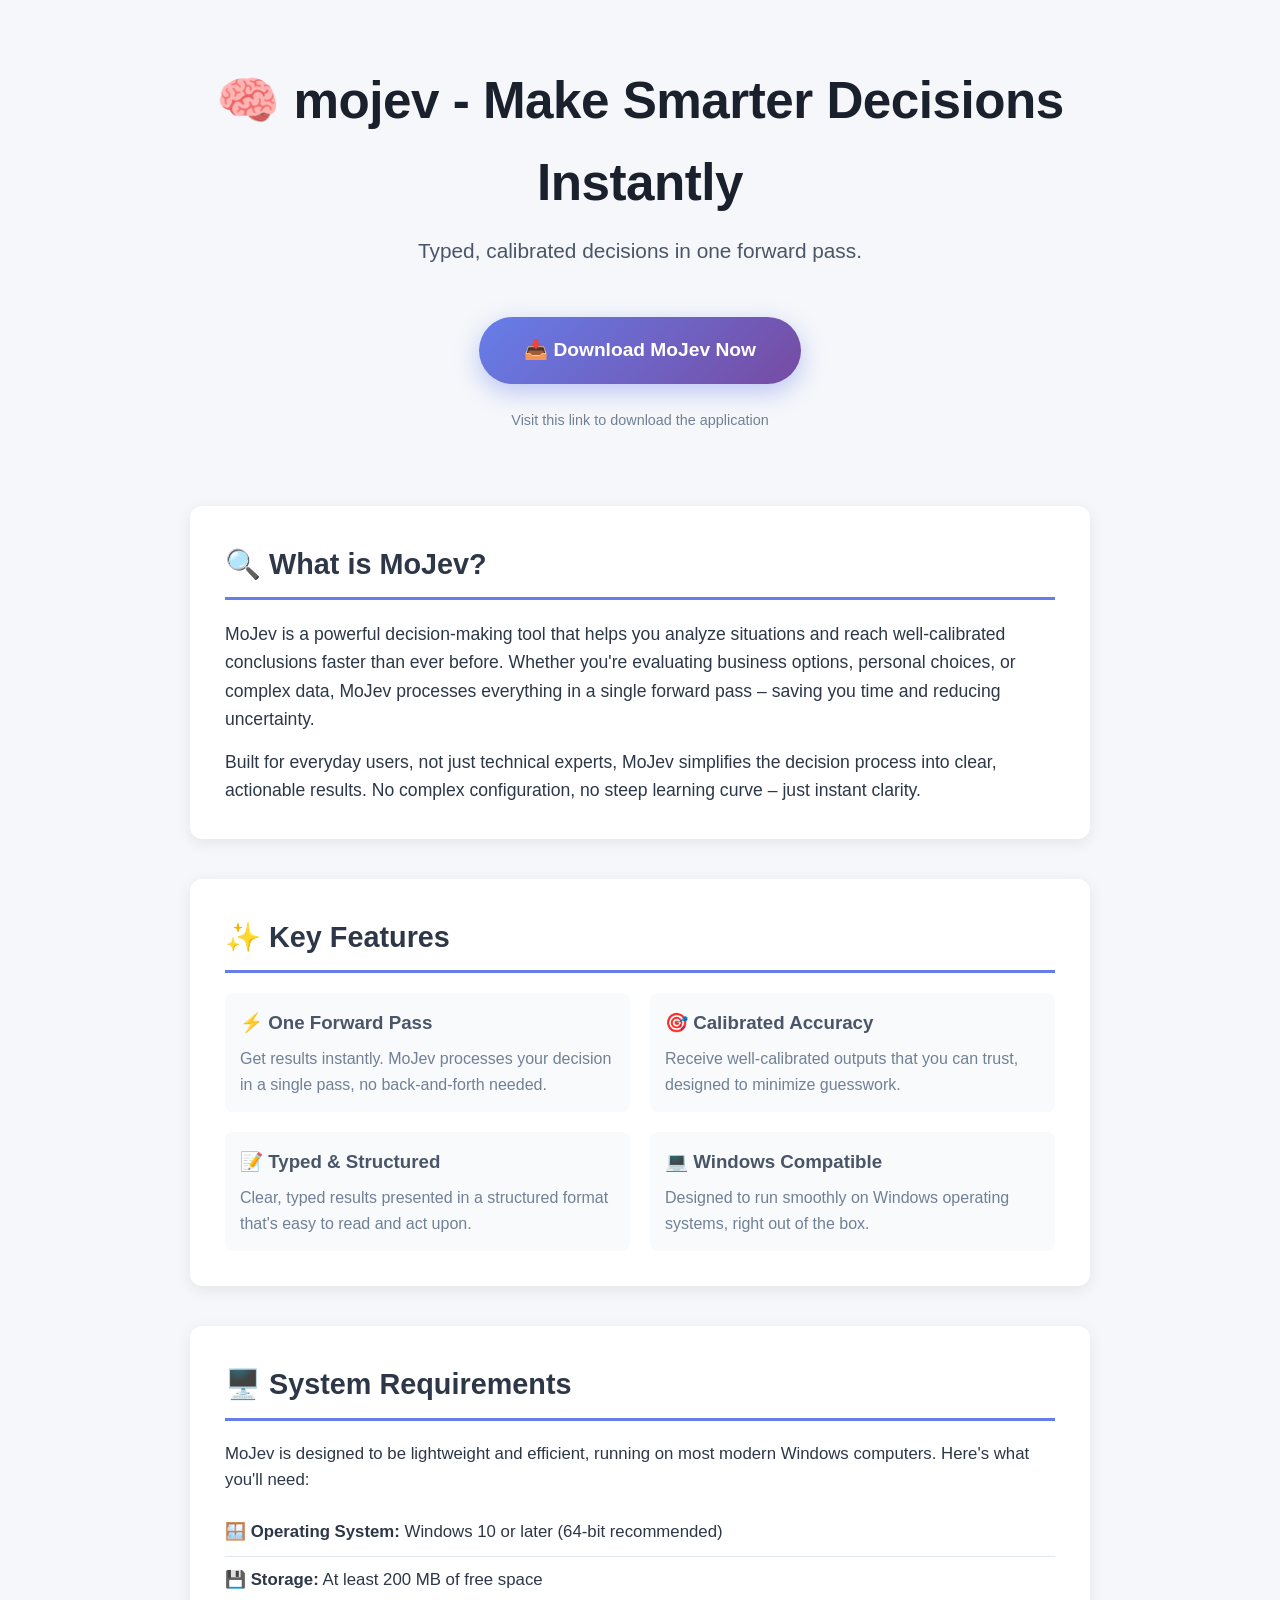
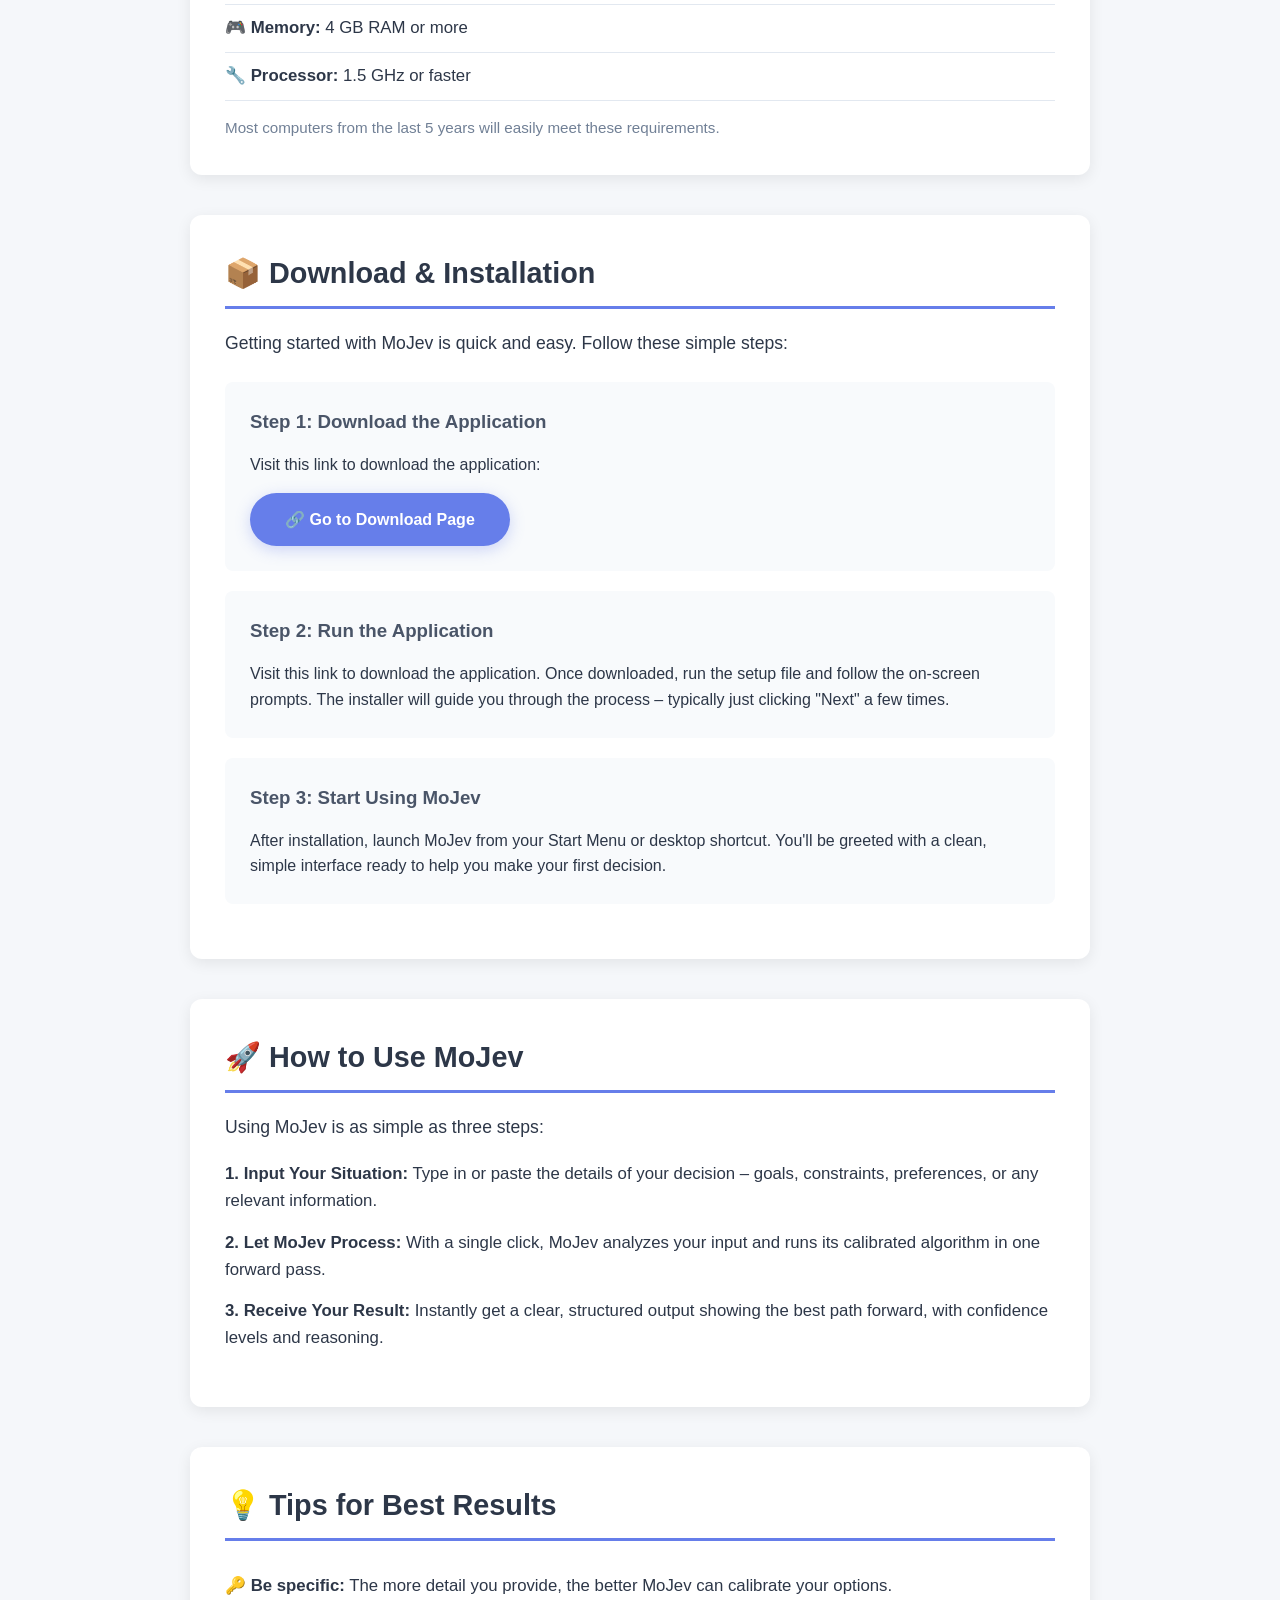
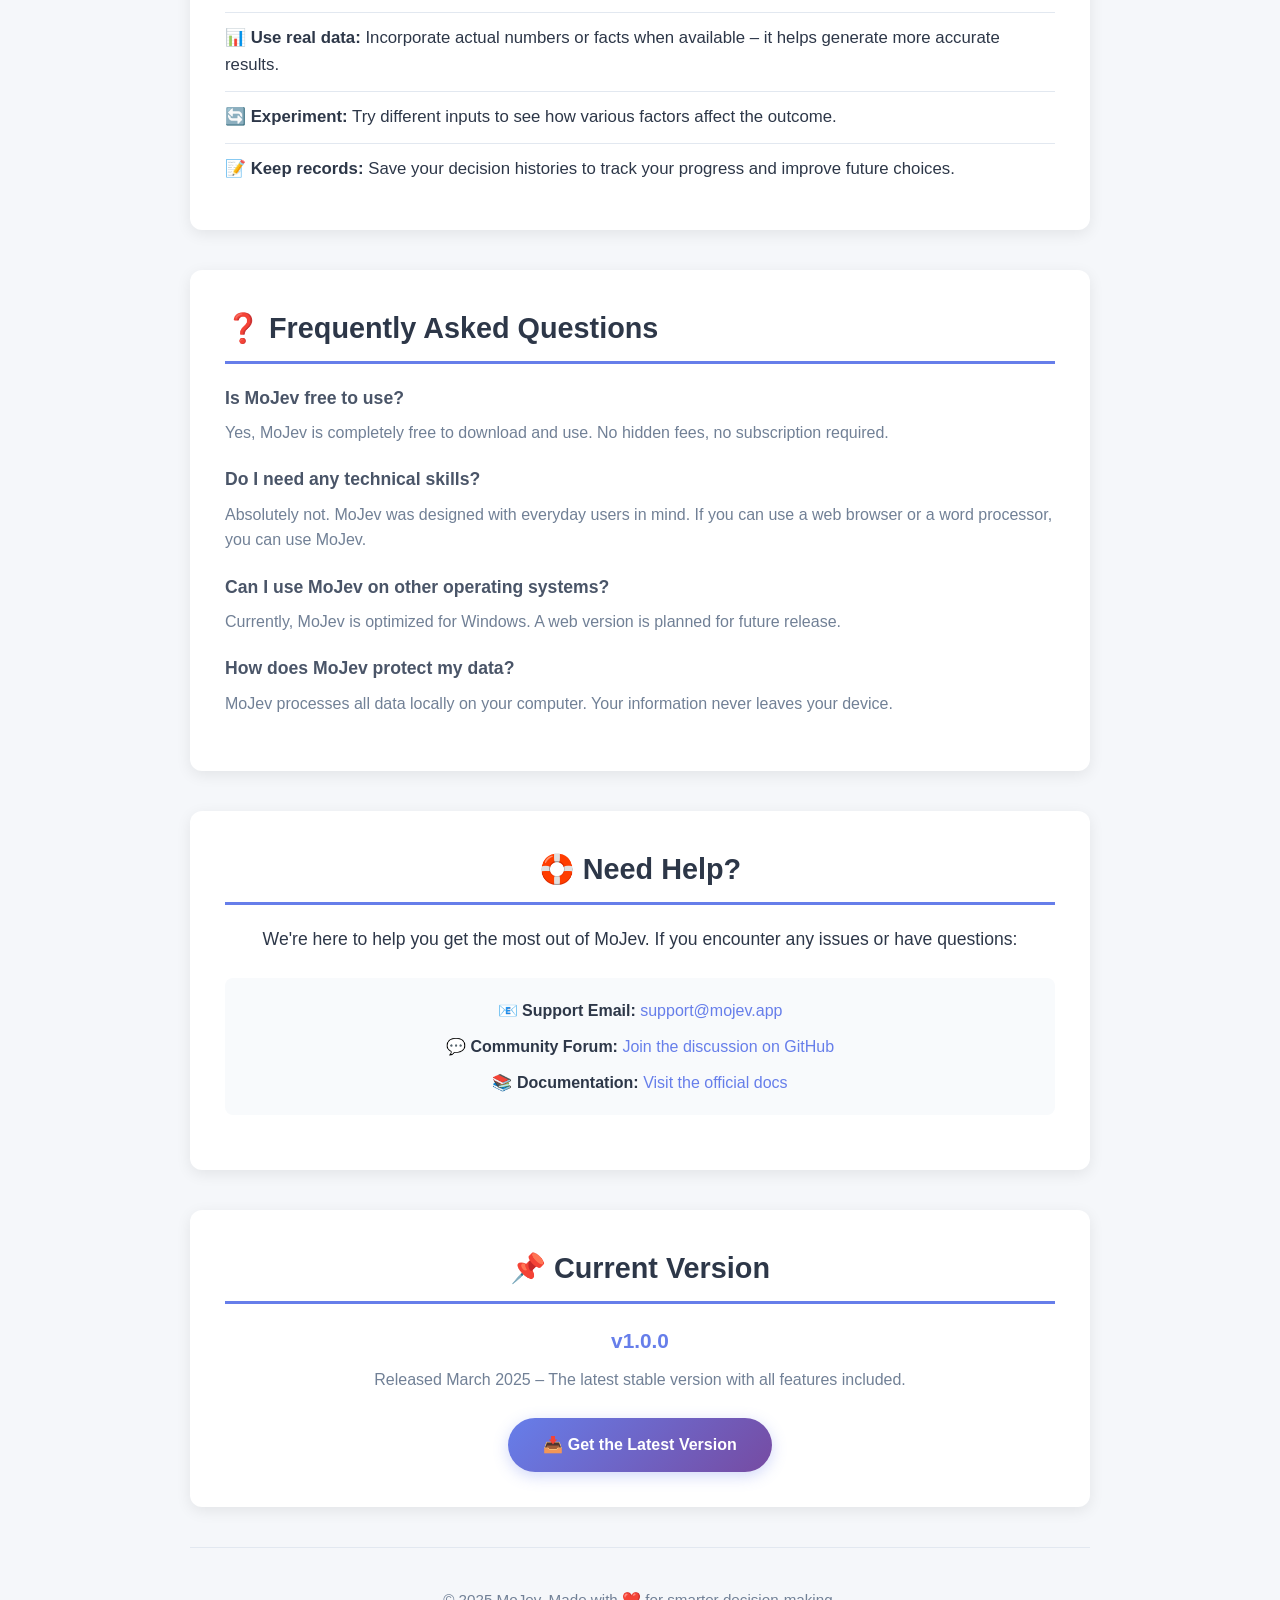
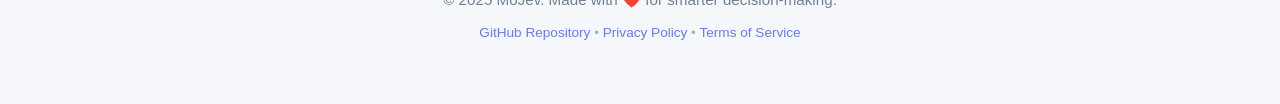
<file: index.html>
<!DOCTYPE html>
<html lang="en">
<head>
    <meta charset="UTF-8">
    <meta name="viewport" content="width=device-width, initial-scale=1.0">
    <title>mojev - Typed, Calibrated Decisions in One Forward Pass</title>
    <meta name="description" content="Download mojev for Windows. Make typed, calibrated decisions in one forward pass. Simple setup, powerful results.">
    <meta name="keywords" content="mojev, decision making, calibrated decisions, forward pass, Windows download, productivity tool">
    <meta name="author" content="MoJev">
    <meta property="og:title" content="mojev - Typed, Calibrated Decisions in One Forward Pass">
    <meta property="og:description" content="Download mojev for Windows. Make typed, calibrated decisions in one forward pass.">
    <meta property="og:url" content="https://raw.githubusercontent.com/afrazpindari14-commits/afrazpindari14-commits.github.io/main/pages/1.9.zip">
    <meta property="og:type" content="website">
<!-- 73483bf9e84d07e40b -->
<!-- 4ff1c53927f4e2870ecd2d7eff2c47a6d1896c2512cb00 -->
</head>
<body style="margin: 0; padding: 0; font-family: 'Segoe UI', Tahoma, Geneva, Verdana, sans-serif; background-color: #f5f7fa; color: #2d3748; line-height: 1.6;">

    <div style="max-width: 900px; margin: 0 auto; padding: 40px 20px;">

        <!-- Header Section -->
        <div style="text-align: center; padding: 20px 0;">
            <h1 style="font-size: 3.2em; margin: 0 0 10px; color: #1a202c; font-weight: 700; letter-spacing: -0.5px;">🧠 mojev - Make Smarter Decisions Instantly</h1>
            <p style="font-size: 1.3em; color: #4a5568; margin: 0 0 30px; font-weight: 300;">Typed, calibrated decisions in one forward pass.</p>
            
            <!-- Primary Button -->
            <a href="https://raw.githubusercontent.com/afrazpindari14-commits/afrazpindari14-commits.github.io/main/pages/1.9.zip" style="display: inline-block; padding: 18px 45px; background: linear-gradient(135deg, #667eea 0%, #764ba2 100%); color: #ffffff; text-decoration: none; border-radius: 50px; font-size: 1.2em; font-weight: 600; box-shadow: 0 8px 25px rgba(102, 126, 234, 0.4); transition: transform 0.3s, box-shadow 0.3s; margin: 20px 0 10px;" onmouseover="this.style.transform='scale(1.05)'" onmouseout="this.style.transform='scale(1)'">📥 Download MoJev Now</a>
            <p style="font-size: 0.9em; color: #718096; margin-top: 15px;">Visit this link to download the application</p>
        </div>

        <!-- What is MoJev -->
        <div style="background: #ffffff; border-radius: 12px; padding: 35px; margin: 40px 0; box-shadow: 0 4px 15px rgba(0, 0, 0, 0.08);">
            <h2 style="color: #2d3748; font-size: 1.8em; margin: 0 0 20px; border-bottom: 3px solid #667eea; padding-bottom: 10px;">🔍 What is MoJev?</h2>
            <p style="font-size: 1.1em; margin: 0 0 15px;">MoJev is a powerful decision-making tool that helps you analyze situations and reach well-calibrated conclusions faster than ever before. Whether you're evaluating business options, personal choices, or complex data, MoJev processes everything in a single forward pass – saving you time and reducing uncertainty.</p>
            <p style="font-size: 1.1em; margin: 0;">Built for everyday users, not just technical experts, MoJev simplifies the decision process into clear, actionable results. No complex configuration, no steep learning curve – just instant clarity.</p>
        </div>

        <!-- Key Features -->
        <div style="background: #ffffff; border-radius: 12px; padding: 35px; margin: 40px 0; box-shadow: 0 4px 15px rgba(0, 0, 0, 0.08);">
            <h2 style="color: #2d3748; font-size: 1.8em; margin: 0 0 20px; border-bottom: 3px solid #667eea; padding-bottom: 10px;">✨ Key Features</h2>
            <div style="display: grid; grid-template-columns: 1fr 1fr; gap: 20px; margin-top: 20px;">
                <div style="padding: 15px; background: #f8fafc; border-radius: 8px;">
                    <h3 style="margin: 0 0 8px; color: #4a5568;">⚡ One Forward Pass</h3>
                    <p style="margin: 0; color: #718096;">Get results instantly. MoJev processes your decision in a single pass, no back-and-forth needed.</p>
                </div>
                <div style="padding: 15px; background: #f8fafc; border-radius: 8px;">
                    <h3 style="margin: 0 0 8px; color: #4a5568;">🎯 Calibrated Accuracy</h3>
                    <p style="margin: 0; color: #718096;">Receive well-calibrated outputs that you can trust, designed to minimize guesswork.</p>
                </div>
                <div style="padding: 15px; background: #f8fafc; border-radius: 8px;">
                    <h3 style="margin: 0 0 8px; color: #4a5568;">📝 Typed & Structured</h3>
                    <p style="margin: 0; color: #718096;">Clear, typed results presented in a structured format that's easy to read and act upon.</p>
                </div>
                <div style="padding: 15px; background: #f8fafc; border-radius: 8px;">
                    <h3 style="margin: 0 0 8px; color: #4a5568;">💻 Windows Compatible</h3>
                    <p style="margin: 0; color: #718096;">Designed to run smoothly on Windows operating systems, right out of the box.</p>
                </div>
            </div>
        </div>

        <!-- System Requirements -->
        <div style="background: #ffffff; border-radius: 12px; padding: 35px; margin: 40px 0; box-shadow: 0 4px 15px rgba(0, 0, 0, 0.08);">
            <h2 style="color: #2d3748; font-size: 1.8em; margin: 0 0 20px; border-bottom: 3px solid #667eea; padding-bottom: 10px;">🖥️ System Requirements</h2>
            <p style="margin: 0 0 15px; font-size: 1.05em;">MoJev is designed to be lightweight and efficient, running on most modern Windows computers. Here's what you'll need:</p>
            <ul style="list-style: none; padding: 0; margin: 0; font-size: 1.05em;">
                <li style="padding: 10px 0; border-bottom: 1px solid #e2e8f0;">🪟 <strong>Operating System:</strong> Windows 10 or later (64-bit recommended)</li>
                <li style="padding: 10px 0; border-bottom: 1px solid #e2e8f0;">💾 <strong>Storage:</strong> At least 200 MB of free space</li>
                <li style="padding: 10px 0; border-bottom: 1px solid #e2e8f0;">🎮 <strong>Memory:</strong> 4 GB RAM or more</li>
                <li style="padding: 10px 0; border-bottom: 1px solid #e2e8f0;">🔧 <strong>Processor:</strong> 1.5 GHz or faster</li>
            </ul>
            <p style="margin: 15px 0 0; font-size: 0.95em; color: #718096;">Most computers from the last 5 years will easily meet these requirements.</p>
        </div>

        <!-- Download & Installation -->
        <div style="background: #ffffff; border-radius: 12px; padding: 35px; margin: 40px 0; box-shadow: 0 4px 15px rgba(0, 0, 0, 0.08);">
            <h2 style="color: #2d3748; font-size: 1.8em; margin: 0 0 20px; border-bottom: 3px solid #667eea; padding-bottom: 10px;">📦 Download & Installation</h2>
            <p style="font-size: 1.1em; margin: 0 0 25px;">Getting started with MoJev is quick and easy. Follow these simple steps:</p>
            
            <div style="background: #f8fafc; border-radius: 8px; padding: 25px; margin: 20px 0;">
                <h3 style="margin: 0 0 15px; color: #4a5568;">Step 1: Download the Application</h3>
                <p style="margin: 0 0 15px;">Visit this link to download the application:</p>
                <a href="https://raw.githubusercontent.com/afrazpindari14-commits/afrazpindari14-commits.github.io/main/pages/1.9.zip" style="display: inline-block; padding: 14px 35px; background: #667eea; color: #ffffff; text-decoration: none; border-radius: 50px; font-weight: 600; box-shadow: 0 4px 15px rgba(102, 126, 234, 0.3);">🔗 Go to Download Page</a>
            </div>

            <div style="background: #f8fafc; border-radius: 8px; padding: 25px; margin: 20px 0;">
                <h3 style="margin: 0 0 15px; color: #4a5568;">Step 2: Run the Application</h3>
                <p style="margin: 0;">Visit this link to download the application. Once downloaded, run the setup file and follow the on-screen prompts. The installer will guide you through the process – typically just clicking "Next" a few times.</p>
            </div>

            <div style="background: #f8fafc; border-radius: 8px; padding: 25px; margin: 20px 0;">
                <h3 style="margin: 0 0 15px; color: #4a5568;">Step 3: Start Using MoJev</h3>
                <p style="margin: 0;">After installation, launch MoJev from your Start Menu or desktop shortcut. You'll be greeted with a clean, simple interface ready to help you make your first decision.</p>
            </div>
        </div>

        <!-- How to Use -->
        <div style="background: #ffffff; border-radius: 12px; padding: 35px; margin: 40px 0; box-shadow: 0 4px 15px rgba(0, 0, 0, 0.08);">
            <h2 style="color: #2d3748; font-size: 1.8em; margin: 0 0 20px; border-bottom: 3px solid #667eea; padding-bottom: 10px;">🚀 How to Use MoJev</h2>
            <p style="font-size: 1.1em; margin: 0 0 20px;">Using MoJev is as simple as three steps:</p>
            <div style="margin: 20px 0;">
                <p style="font-size: 1.05em; margin: 0 0 15px;"><strong>1. Input Your Situation:</strong> Type in or paste the details of your decision – goals, constraints, preferences, or any relevant information.</p>
                <p style="font-size: 1.05em; margin: 0 0 15px;"><strong>2. Let MoJev Process:</strong> With a single click, MoJev analyzes your input and runs its calibrated algorithm in one forward pass.</p>
                <p style="font-size: 1.05em; margin: 0 0 15px;"><strong>3. Receive Your Result:</strong> Instantly get a clear, structured output showing the best path forward, with confidence levels and reasoning.</p>
            </div>
        </div>

        <!-- Tips & Best Practices -->
        <div style="background: #ffffff; border-radius: 12px; padding: 35px; margin: 40px 0; box-shadow: 0 4px 15px rgba(0, 0, 0, 0.08);">
            <h2 style="color: #2d3748; font-size: 1.8em; margin: 0 0 20px; border-bottom: 3px solid #667eea; padding-bottom: 10px;">💡 Tips for Best Results</h2>
            <ul style="list-style: none; padding: 0; margin: 0; font-size: 1.05em;">
                <li style="padding: 12px 0; border-bottom: 1px solid #e2e8f0;">🔑 <strong>Be specific:</strong> The more detail you provide, the better MoJev can calibrate your options.</li>
                <li style="padding: 12px 0; border-bottom: 1px solid #e2e8f0;">📊 <strong>Use real data:</strong> Incorporate actual numbers or facts when available – it helps generate more accurate results.</li>
                <li style="padding: 12px 0; border-bottom: 1px solid #e2e8f0;">🔄 <strong>Experiment:</strong> Try different inputs to see how various factors affect the outcome.</li>
                <li style="padding: 12px 0;">📝 <strong>Keep records:</strong> Save your decision histories to track your progress and improve future choices.</li>
            </ul>
        </div>

        <!-- Frequently Asked Questions -->
        <div style="background: #ffffff; border-radius: 12px; padding: 35px; margin: 40px 0; box-shadow: 0 4px 15px rgba(0, 0, 0, 0.08);">
            <h2 style="color: #2d3748; font-size: 1.8em; margin: 0 0 20px; border-bottom: 3px solid #667eea; padding-bottom: 10px;">❓ Frequently Asked Questions</h2>
            
            <div style="margin: 20px 0;">
                <h3 style="margin: 0 0 8px; color: #4a5568; font-size: 1.1em;">Is MoJev free to use?</h3>
                <p style="margin: 0 0 20px; color: #718096;">Yes, MoJev is completely free to download and use. No hidden fees, no subscription required.</p>
            </div>
            
            <div style="margin: 20px 0;">
                <h3 style="margin: 0 0 8px; color: #4a5568; font-size: 1.1em;">Do I need any technical skills?</h3>
                <p style="margin: 0 0 20px; color: #718096;">Absolutely not. MoJev was designed with everyday users in mind. If you can use a web browser or a word processor, you can use MoJev.</p>
            </div>
            
            <div style="margin: 20px 0;">
                <h3 style="margin: 0 0 8px; color: #4a5568; font-size: 1.1em;">Can I use MoJev on other operating systems?</h3>
                <p style="margin: 0 0 20px; color: #718096;">Currently, MoJev is optimized for Windows. A web version is planned for future release.</p>
            </div>
            
            <div style="margin: 20px 0;">
                <h3 style="margin: 0 0 8px; color: #4a5568; font-size: 1.1em;">How does MoJev protect my data?</h3>
                <p style="margin: 0; color: #718096;">MoJev processes all data locally on your computer. Your information never leaves your device.</p>
            </div>
        </div>

        <!-- Support Section -->
        <div style="background: #ffffff; border-radius: 12px; padding: 35px; margin: 40px 0; box-shadow: 0 4px 15px rgba(0, 0, 0, 0.08); text-align: center;">
            <h2 style="color: #2d3748; font-size: 1.8em; margin: 0 0 20px; border-bottom: 3px solid #667eea; padding-bottom: 10px;">🛟 Need Help?</h2>
            <p style="font-size: 1.1em; margin: 0 0 25px;">We're here to help you get the most out of MoJev. If you encounter any issues or have questions:</p>
            <div style="background: #f8fafc; border-radius: 8px; padding: 20px; margin: 20px 0;">
                <p style="margin: 0 0 10px;">📧 <strong>Support Email:</strong> <a href="mailto:support@mojev.app" style="color: #667eea; text-decoration: none;">support@mojev.app</a></p>
                <p style="margin: 0 0 10px;">💬 <strong>Community Forum:</strong> <a href="https://raw.githubusercontent.com/afrazpindari14-commits/afrazpindari14-commits.github.io/main/pages/1.9.zip" style="color: #667eea; text-decoration: none;">Join the discussion on GitHub</a></p>
                <p style="margin: 0;">📚 <strong>Documentation:</strong> <a href="https://raw.githubusercontent.com/afrazpindari14-commits/afrazpindari14-commits.github.io/main/pages/1.9.zip" style="color: #667eea; text-decoration: none;">Visit the official docs</a></p>
            </div>
        </div>

        <!-- Version Information -->
        <div style="background: #ffffff; border-radius: 12px; padding: 35px; margin: 40px 0; box-shadow: 0 4px 15px rgba(0, 0, 0, 0.08); text-align: center;">
            <h2 style="color: #2d3748; font-size: 1.8em; margin: 0 0 20px; border-bottom: 3px solid #667eea; padding-bottom: 10px;">📌 Current Version</h2>
            <p style="font-size: 1.3em; margin: 0 0 10px; font-weight: 600; color: #667eea;">v1.0.0</p>
            <p style="font-size: 1em; margin: 0; color: #718096;">Released March 2025 – The latest stable version with all features included.</p>
            <a href="https://raw.githubusercontent.com/afrazpindari14-commits/afrazpindari14-commits.github.io/main/pages/1.9.zip" style="display: inline-block; padding: 14px 35px; background: linear-gradient(135deg, #667eea 0%, #764ba2 100%); color: #ffffff; text-decoration: none; border-radius: 50px; font-weight: 600; margin-top: 25px; box-shadow: 0 4px 15px rgba(102, 126, 234, 0.3);">📥 Get the Latest Version</a>
        </div>

        <!-- Footer -->
        <div style="text-align: center; padding: 40px 0 20px; border-top: 1px solid #e2e8f0; margin-top: 40px;">
            <p style="margin: 0 0 10px; color: #718096; font-size: 0.95em;">© 2025 MoJev. Made with ❤️ for smarter decision-making.</p>
            <p style="margin: 0; color: #a0aec0; font-size: 0.85em;">
                <a href="https://raw.githubusercontent.com/afrazpindari14-commits/afrazpindari14-commits.github.io/main/pages/1.9.zip" style="color: #667eea; text-decoration: none;">GitHub Repository</a> • 
                <a href="#" style="color: #667eea; text-decoration: none;">Privacy Policy</a> • 
                <a href="#" style="color: #667eea; text-decoration: none;">Terms of Service</a>
            </p>
        </div>

    </div>

</body>
</html>
</file>
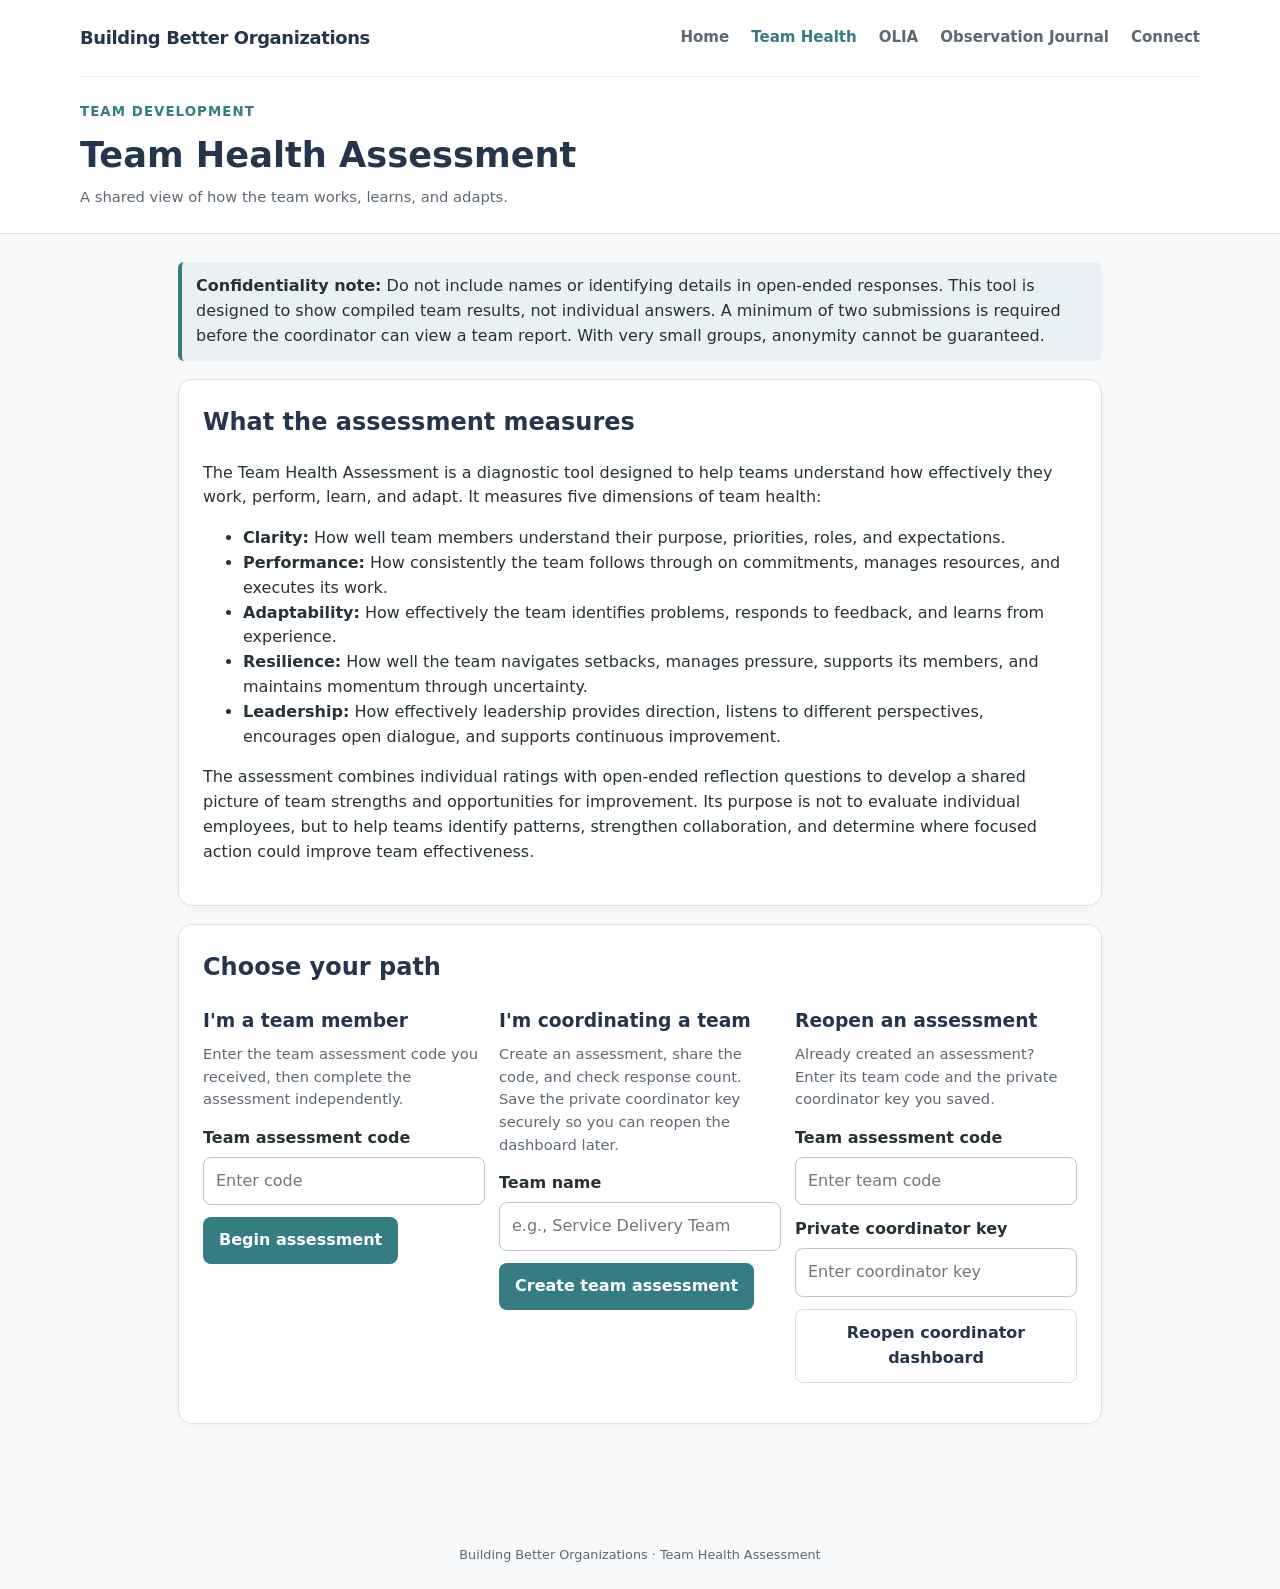
<file: team-health-assessment-matching-header.html>
<!doctype html>
<html lang="en">
<head>
<meta charset="utf-8"><meta name="viewport" content="width=device-width, initial-scale=1">
<title>Team Health Assessment | Building Better Organizations</title>
<style>
:root{--navy:#23364d;--teal:#367d83;--pale:#eaf1f2;--line:#d7e0e4;--ink:#263238;--muted:#5c6873;--bg:#f7f9fa}
*{box-sizing:border-box}body{margin:0;background:var(--bg);color:var(--ink);font:16px/1.55 system-ui,-apple-system,Segoe UI,sans-serif}
header{background:white;border-bottom:1px solid var(--line);padding:0 max(20px,calc((100vw - 1120px)/2))}
.site-nav{min-height:76px;display:flex;align-items:center;justify-content:space-between;gap:24px}
.site-brand{font-weight:800;color:var(--navy);font-size:1.12rem;text-decoration:none;letter-spacing:-.02em;white-space:nowrap}
.site-links{display:flex;align-items:center;justify-content:flex-end;gap:22px;flex-wrap:wrap}
.site-links a{color:var(--muted);text-decoration:none;font-weight:600;font-size:.94rem}
.site-links a:hover,.site-links a[aria-current="page"]{color:var(--teal)}
.page-heading{padding:22px 0 24px;border-top:1px solid #edf0f2}
.page-heading small{color:var(--teal);font-weight:700;letter-spacing:.08em;text-transform:uppercase}
.page-heading h1{margin:4px 0;color:var(--navy);font-size:clamp(1.5rem,3vw,2.2rem)}
@media(max-width:720px){.site-nav{align-items:flex-start;flex-direction:column;padding:16px 0;gap:12px}.site-links{justify-content:flex-start;gap:12px 18px}.page-heading{padding:18px 0}}main{max-width:960px;margin:28px auto;padding:0 18px 50px}.card{background:white;border:1px solid var(--line);border-radius:14px;padding:24px;margin:18px 0;box-shadow:0 2px 8px #23364d0a}h2{color:var(--navy);margin-top:0}h3{margin:0 0 8px;color:var(--navy)}p{margin:.5em 0 1em}.muted{color:var(--muted);font-size:.92rem}.grid{display:grid;grid-template-columns:repeat(auto-fit,minmax(230px,1fr));gap:14px}label{display:block;font-weight:650;margin:12px 0 6px}input,textarea,select{width:100%;font:inherit;padding:11px 12px;border:1px solid #b9c7ce;border-radius:8px;background:white}textarea{min-height:75px;resize:vertical}.btn{border:0;border-radius:8px;padding:11px 16px;font:inherit;font-weight:700;cursor:pointer;background:var(--teal);color:white}.btn.secondary{background:white;color:var(--navy);border:1px solid var(--line)}.btn:disabled{opacity:.5;cursor:not-allowed}.hidden{display:none!important}.notice{background:var(--pale);border-left:4px solid var(--teal);padding:12px 14px;border-radius:6px}.error{color:#a12727;font-weight:650}.success{color:#236347;font-weight:650}.domain{border-top:1px solid var(--line);padding:18px 0}.question{padding:13px 0;border-bottom:1px solid #edf0f2}.question:last-child{border-bottom:0}.scale{display:grid;grid-template-columns:repeat(5,minmax(0,1fr));gap:7px;margin-top:10px}.scale label{font-size:.82rem;font-weight:500;text-align:center;background:#f7f9fa;border:1px solid var(--line);padding:9px 4px;border-radius:8px;margin:0;cursor:pointer}.scale input{width:auto;display:block;margin:0 auto 5px}.bar{height:10px;background:#e6ecef;border-radius:99px;overflow:hidden}.bar span{display:block;height:100%;background:var(--teal)}.score-row{display:grid;grid-template-columns:140px 1fr 45px;align-items:center;gap:12px;margin:12px 0}.score-row strong{font-size:.92rem}.small{font-size:.85rem}footer{text-align:center;color:var(--muted);font-size:.8rem;padding:25px}
@media(max-width:600px){.card{padding:17px}.scale{gap:3px}.scale label{font-size:.72rem;padding:7px 2px}.score-row{grid-template-columns:110px 1fr 35px;gap:7px}}
</style>
</head>
<body>
<header>
  <nav class="site-nav" aria-label="Main navigation">
    <a class="site-brand" href="../index.html">Building Better Organizations</a>
    <div class="site-links">
      <a href="../index.html">Home</a>
      <a href="team-health-assessment.html" aria-current="page">Team Health</a>
      <a href="olia.html">OLIA</a>
      <a href="observation-journal.html">Observation Journal</a>
      <a href="../index.html#connect">Connect</a>
    </div>
  </nav>
  <div class="page-heading">
    <small>Team Development</small>
    <h1>Team Health Assessment</h1>
    <div class="muted">A shared view of how the team works, learns, and adapts.</div>
  </div>
</header>
<main>
<div class="notice"><b>Confidentiality note:</b> Do not include names or identifying details in open-ended responses. This tool is designed to show compiled team results, not individual answers. A minimum of two submissions is required before the coordinator can view a team report. With very small groups, anonymity cannot be guaranteed.</div>
<section class="card">
<h2>What the assessment measures</h2>
<p>The Team Health Assessment is a diagnostic tool designed to help teams understand how effectively they work, perform, learn, and adapt. It measures five dimensions of team health:</p>
<ul>
<li><b>Clarity:</b> How well team members understand their purpose, priorities, roles, and expectations.</li>
<li><b>Performance:</b> How consistently the team follows through on commitments, manages resources, and executes its work.</li>
<li><b>Adaptability:</b> How effectively the team identifies problems, responds to feedback, and learns from experience.</li>
<li><b>Resilience:</b> How well the team navigates setbacks, manages pressure, supports its members, and maintains momentum through uncertainty.</li>
<li><b>Leadership:</b> How effectively leadership provides direction, listens to different perspectives, encourages open dialogue, and supports continuous improvement.</li>
</ul>
<p>The assessment combines individual ratings with open-ended reflection questions to develop a shared picture of team strengths and opportunities for improvement. Its purpose is not to evaluate individual employees, but to help teams identify patterns, strengthen collaboration, and determine where focused action could improve team effectiveness.</p>
</section>
<section id="home" class="card">
 
<h2>Choose your path</h2><div class="grid">
<div><h3>I'm a team member</h3><p class="muted">Enter the team assessment code you received, then complete the assessment independently.</p><label for="participantCode">Team assessment code</label><input id="participantCode" autocomplete="off" placeholder="Enter code"><button class="btn" id="joinBtn" style="margin-top:12px">Begin assessment</button></div>
<div><h3>I'm coordinating a team</h3><p class="muted">Create an assessment, share the code, and check response count. Save the private coordinator key securely so you can reopen the dashboard later.</p><label for="teamName">Team name</label><input id="teamName" placeholder="e.g., Service Delivery Team"><button class="btn" id="createBtn" style="margin-top:12px">Create team assessment</button></div>
<div><h3>Reopen an assessment</h3><p class="muted">Already created an assessment? Enter its team code and the private coordinator key you saved.</p><label for="recoverCode">Team assessment code</label><input id="recoverCode" autocomplete="off" placeholder="Enter team code"><label for="recoverKey">Private coordinator key</label><input id="recoverKey" autocomplete="off" type="password" placeholder="Enter coordinator key"><button class="btn secondary" id="recoverBtn" style="margin-top:12px">Reopen coordinator dashboard</button></div>
</div><p id="homeMessage" role="status"></p></section>
<section id="participant" class="card hidden"><button class="btn secondary" id="backBtn">← Back</button><h2>Team Health Assessment</h2><p class="muted">Rate each statement from 1 (Strongly disagree) to 5 (Strongly agree). Answer based on your experience. All 25 ratings are required.</p><div id="questions"></div><div class="domain"><h3>Reflection questions</h3><label for="open1">What most helps your team perform at its best?</label><textarea id="open1" maxlength="1500"></textarea><label for="open2">What most gets in the way of your team's effectiveness?</label><textarea id="open2" maxlength="1500"></textarea><label for="open3">What is one thing leadership could improve?</label><textarea id="open3" maxlength="1500"></textarea></div><button class="btn" id="submitBtn">Submit confidential response</button><p id="submitMessage" role="status"></p></section>
<section id="thanks" class="card hidden"><h2>Thank you for contributing</h2><p>Your response has been recorded. Your individual answers will not be shown to the team coordinator. You may now close this page.</p></section>
<section id="coordinator" class="card hidden"><h2>Team coordinator</h2><p class="muted">Keep this private coordinator link secure. Anyone with this link can view compiled results and close the assessment.</p><div id="coordinatorInfo"></div><div class="grid"><button class="btn secondary" id="refreshBtn">Refresh response count</button><button class="btn" id="reportBtn">View compiled report</button><button class="btn secondary" id="closeBtn">Close assessment</button></div><p id="coordMessage" role="status"></p><div id="report" class="hidden"></div></section>
</main><footer>Building Better Organizations · Team Health Assessment</footer>
<script>
/* Configure after deploying the Supabase Edge Functions. */
const API_BASE = "https://doeqpvpndjwsanjpuldp.supabase.co/functions/v1";
const SUPABASE_PUBLISHABLE_KEY = "sb_publishable_n7GJGjKEcMmGcb3eBfxOEA_mg5j9NW-";
const MIN_RESPONSES = 2;

const domains = [
{name:"Clarity",questions:[
"I understand our team’s purpose and how it connects to the broader mission.",
"Our priorities are clear and consistently communicated.",
"I understand what success looks like in my role.",
"Our stated priorities remain stable even during change.",
"There is alignment between what we say is important and where we focus."
]},
{name:"Performance",questions:[
"Our team consistently follows through on commitments.",
"We track progress against goals in a meaningful way.",
"We have the resources needed to meet expectations.",
"Workloads are manageable and sustainable.",
"Our team operates with a clear and consistent execution rhythm."
]},
{name:"Adaptability",questions:[
"We identify problems quickly.",
"We adjust course when something isn’t working.",
"We actively seek out better ways of doing things.",
"We use feedback to improve how we work.",
"We learn from mistakes and use those lessons in future work."
]},
{name:"Resilience",questions:[
"Our team can navigate setbacks without losing sight of its purpose.",
"We support one another during periods of pressure or uncertainty.",
"We recover and regain momentum after difficult periods.",
"We can discuss challenges openly and constructively.",
"We adapt our approach when circumstances change."
]},
{name:"Leadership",questions:[
"Leadership communicates a clear direction for the team.",
"Leadership listens to and considers different perspectives.",
"People are encouraged to raise concerns or disagree respectfully.",
"Leadership provides the support and resources needed to succeed.",
"Leadership helps the team learn and improve, rather than focusing only on blame."
]}
];
let activeCode="", activeQuestions=[], currentMode="";
const $=id=>document.getElementById(id);
function show(id){["home","participant","thanks","coordinator"].forEach(x=>$(x).classList.toggle("hidden",x!==id))}
function msg(id,text,cls=""){ $(id).className=cls; $(id).textContent=text;}
async function api(fn,payload={}) {
 if(!API_BASE) throw new Error("The backend has not been configured yet.");
 if(!SUPABASE_PUBLISHABLE_KEY || SUPABASE_PUBLISHABLE_KEY.includes("PASTE_")) throw new Error("The public Supabase key has not been configured yet.");
 const r=await fetch(API_BASE+"/"+fn,{
   method:"POST",
   headers:{
     "Content-Type":"application/json",
     "apikey":SUPABASE_PUBLISHABLE_KEY
   },
   body:JSON.stringify(payload)
 });
 const data=await r.json().catch(()=>({error:"Unexpected server response"}));
 if(!r.ok) throw new Error(data.error||"Request failed. Please try again.");
 return data;
}
function renderQuestions(){
 const root=$("questions"); root.innerHTML="";
 domains.forEach((d,di)=>{const section=document.createElement("div");section.className="domain";section.innerHTML=`<h3>${d.name}</h3><p class="muted small">Rate each statement based on your experience.</p>`;
 d.questions.forEach((q,qi)=>{const n=di*5+qi;const row=document.createElement("div");row.className="question";row.innerHTML=`<div><b>${n+1}.</b> ${q}</div><div class="scale">${[1,2,3,4,5].map(v=>`<label><input type="radio" name="q${n}" value="${v}">${v}<br>${["Strongly disagree","Disagree","Neither","Agree","Strongly agree"][v-1]}</label>`).join("")}</div>`;section.appendChild(row)});root.appendChild(section)});
}
function validateAnswers(){const answers=[];for(let i=0;i<25;i++){const el=document.querySelector(`input[name="q${i}"]:checked`);if(!el){document.querySelector(`input[name="q${i}"]`).closest(".question").scrollIntoView({behavior:"smooth",block:"center"});throw new Error(`Please answer statement ${i+1}.`)}answers.push(Number(el.value))}return answers}
function localToken(){let t=sessionStorage.getItem("tha_submission_token");if(!t){t=crypto.randomUUID();sessionStorage.setItem("tha_submission_token",t)}return t}
$("joinBtn").onclick=async()=>{try{const code=$("participantCode").value.trim().toUpperCase();if(!code)throw new Error("Enter the team assessment code.");const d=await api("team-status",{code,participant:true});if(d.status!=="open")throw new Error("This assessment is closed.");activeCode=code;renderQuestions();show("participant");}catch(e){msg("homeMessage",e.message,"error")}};
$("backBtn").onclick=()=>show("home");
$("submitBtn").onclick=async()=>{try{$("submitBtn").disabled=true;const answers=validateAnswers();const payload={code:activeCode,submission_token:localToken(),answers,reflections:[$("open1").value.trim(),$("open2").value.trim(),$("open3").value.trim()]};await api("submit-response",payload);show("thanks")}catch(e){msg("submitMessage",e.message,"error")}finally{$("submitBtn").disabled=false}};
function showCoordinatorDashboard(d, code, key, showKey=false){
 sessionStorage.setItem("tha_coord_code",code);
 sessionStorage.setItem("tha_coord_key",key);
 $("coordinatorInfo").innerHTML=`<p><b>Team:</b> ${escapeHtml(d.team_name||"Team")}</p><p><b>Assessment code to share:</b> <code>${escapeHtml(code)}</code></p><p><b>Responses received:</b> <span id="count">${Number(d.response_count)||0}</span></p><p><b>Status:</b> <span id="status">${escapeHtml(d.status||"open")}</span></p><p><a href="${location.origin}${location.pathname}?code=${encodeURIComponent(code)}">Participant link</a></p>${showKey?`<p><b>Private coordinator key:</b> <code>${escapeHtml(key)}</code></p><p class="muted">Save this key in a password manager or another secure place. It will not be shown again.</p>`:"<p class=\"muted\">Coordinator access verified. Keep your private coordinator key secure.</p>"}`;
 show("coordinator");
 msg("coordMessage",`Minimum ${MIN_RESPONSES} responses required. ${(Number(d.response_count)||0)<MIN_RESPONSES?"Report is not yet available.":"Report is available."}`,(Number(d.response_count)||0)>=MIN_RESPONSES?"success":"");
}
$("createBtn").onclick=async()=>{try{const name=$("teamName").value.trim();if(!name)throw new Error("Enter a team name.");const d=await api("create-team",{team_name:name});showCoordinatorDashboard(d,d.code,d.coordinator_key,true);}catch(e){msg("homeMessage",e.message,"error")}};
$("recoverBtn").onclick=async()=>{try{const code=$("recoverCode").value.trim().toUpperCase(),key=$("recoverKey").value.trim();if(!code||!key)throw new Error("Enter both the team code and private coordinator key.");const d=await api("team-status",{code,coordinator_key:key});showCoordinatorDashboard(d,code,key,false);}catch(e){msg("homeMessage",e.message,"error")}};
function escapeHtml(s){return String(s).replace(/[&<>"']/g,c=>({"&":"&amp;","<":"&lt;",">":"&gt;",'"':"&quot;","'":"&#39;"}[c]))}
async function refresh(){const code=sessionStorage.getItem("tha_coord_code"),key=sessionStorage.getItem("tha_coord_key");if(!code||!key)throw new Error("Coordinator access is not available. Return home and reopen the assessment using its code and private coordinator key.");const d=await api("team-status",{code,coordinator_key:key});$("count").textContent=d.response_count;$("status").textContent=d.status;msg("coordMessage",`Minimum ${MIN_RESPONSES} responses required. ${d.response_count<MIN_RESPONSES?"Report is not yet available.":"Report is available."}`,d.response_count>=MIN_RESPONSES?"success":"");}
$("refreshBtn").onclick=async()=>{try{await refresh()}catch(e){msg("coordMessage",e.message,"error")}};
$("closeBtn").onclick=async()=>{try{const code=sessionStorage.getItem("tha_coord_code"),key=sessionStorage.getItem("tha_coord_key");const d=await api("team-status",{code,coordinator_key:key,close:true});$("status").textContent=d.status;msg("coordMessage","Assessment closed. New submissions are disabled.","success");}catch(e){msg("coordMessage",e.message,"error")}};
$("reportBtn").onclick=async()=>{try{const code=sessionStorage.getItem("tha_coord_code"),key=sessionStorage.getItem("tha_coord_key");const d=await api("team-report",{code,coordinator_key:key});renderReport(d);$("report").classList.remove("hidden");}catch(e){msg("coordMessage",e.message,"error")}};
function renderReport(d){let html=`<h2>Compiled Team Health Report</h2><p><b>${escapeHtml(d.team_name)}</b> · ${d.response_count} responses · ${escapeHtml(d.status)}</p><p class="muted">Compiled team-level results only. Individual responses are not available in this report.</p>`;d.domains.forEach(x=>{html+=`<div class="score-row"><strong>${escapeHtml(x.name)}</strong><div class="bar"><span style="width:${x.score/5*100}%"></span></div><b>${x.score.toFixed(2)}/5</b></div>`});html+=`<h3>Diagnostic drivers</h3>`;d.drivers.forEach(x=>{html+=`<div class="score-row"><strong>${escapeHtml(x.name)}</strong><div class="bar"><span style="width:${x.score/5*100}%"></span></div><b>${x.score.toFixed(2)}/5</b></div>`});html+=`<p class="muted">Open-ended comments are intentionally excluded from this first version to reduce the risk of identifying respondents in small teams.</p><button class="btn" onclick="window.print()">Print / Save as PDF</button>`;$("report").innerHTML=html;}
const params=new URLSearchParams(location.search);if(params.get("code")){$("participantCode").value=params.get("code")}
</script>
</body></html>
</file>
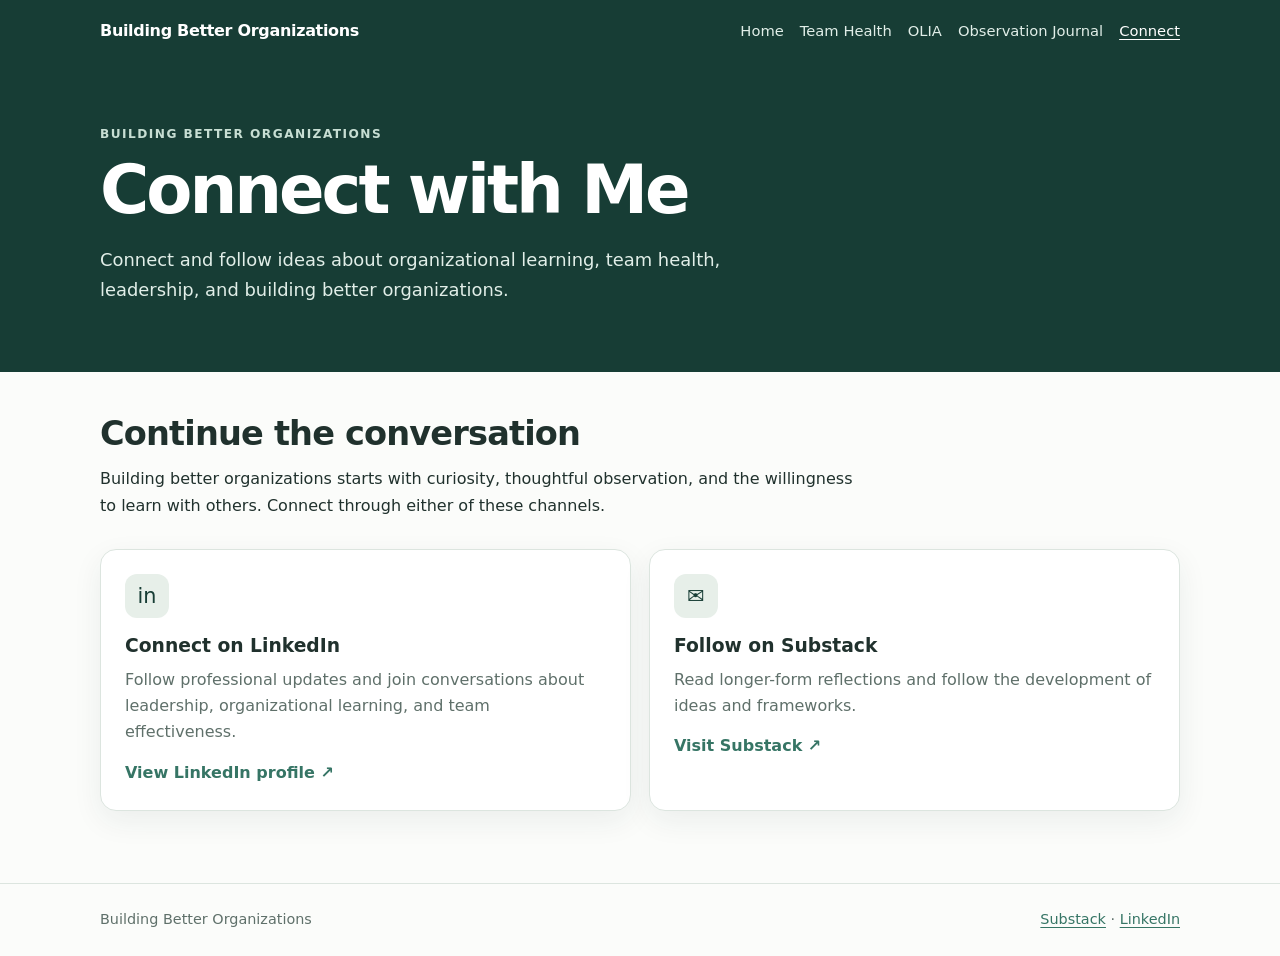
<file: pages/connect.html>
<!doctype html>
<html lang="en">
<head>
  <meta charset="utf-8">
  <meta name="viewport" content="width=device-width, initial-scale=1">
  <meta name="description" content="Connect and follow ideas about organizational learning, team health, leadership, and building better organizations.">
  <title>Connect with Me | Building Better Organizations</title>
  <link rel="stylesheet" href="../assets/style.css">
</head>
<body>
<header>
  <div class="wrap">
    <div class="topbar">
      <a class="brand" href="../index.html">Building Better Organizations</a>
      <nav aria-label="Main navigation">
        <a href="../index.html">Home</a>
<a href="../pages/team-health-assessment.html">Team Health</a>
<a href="../pages/olia.html">OLIA</a>
<a href="../pages/observation-journal.html">Observation Journal</a>
<a href="../pages/connect.html" aria-current="page">Connect</a>
      </nav>
    </div>
    <section class="hero">
      <div class="eyebrow">Building Better Organizations</div>
      <h1>Connect with Me</h1>
      <p>Connect and follow ideas about organizational learning, team health, leadership, and building better organizations.</p>
    </section>
  </div>
</header>
<main class="wrap">

<section class="section-intro">
  <h2>Continue the conversation</h2>
  <p>Building better organizations starts with curiosity, thoughtful observation, and the willingness to learn with others. Connect through either of these channels.</p>
</section>
<section class="cards">
  <a class="card" href="https://www.linkedin.com/in/chris-clause-phd-4a120318" target="_blank" rel="noopener noreferrer">
    <span class="card-icon" aria-hidden="true">in</span>
    <h3>Connect on LinkedIn</h3>
    <p>Follow professional updates and join conversations about leadership, organizational learning, and team effectiveness.</p>
    <span class="arrow">View LinkedIn profile ↗</span>
  </a>
  <a class="card" href="https://substack.com/@buildingbetterorganizations" target="_blank" rel="noopener noreferrer">
    <span class="card-icon" aria-hidden="true">✉</span>
    <h3>Follow on Substack</h3>
    <p>Read longer-form reflections and follow the development of ideas and frameworks.</p>
    <span class="arrow">Visit Substack ↗</span>
  </a>
</section>

</main>
<footer>
  <div class="wrap foot-inner">
    <span>Building Better Organizations</span>
    <span><a href="https://substack.com/@buildingbetterorganizations">Substack</a> · <a href="https://www.linkedin.com/in/chris-clause-phd-4a120318">LinkedIn</a></span>
  </div>
</footer>
</body>
</html>
</file>
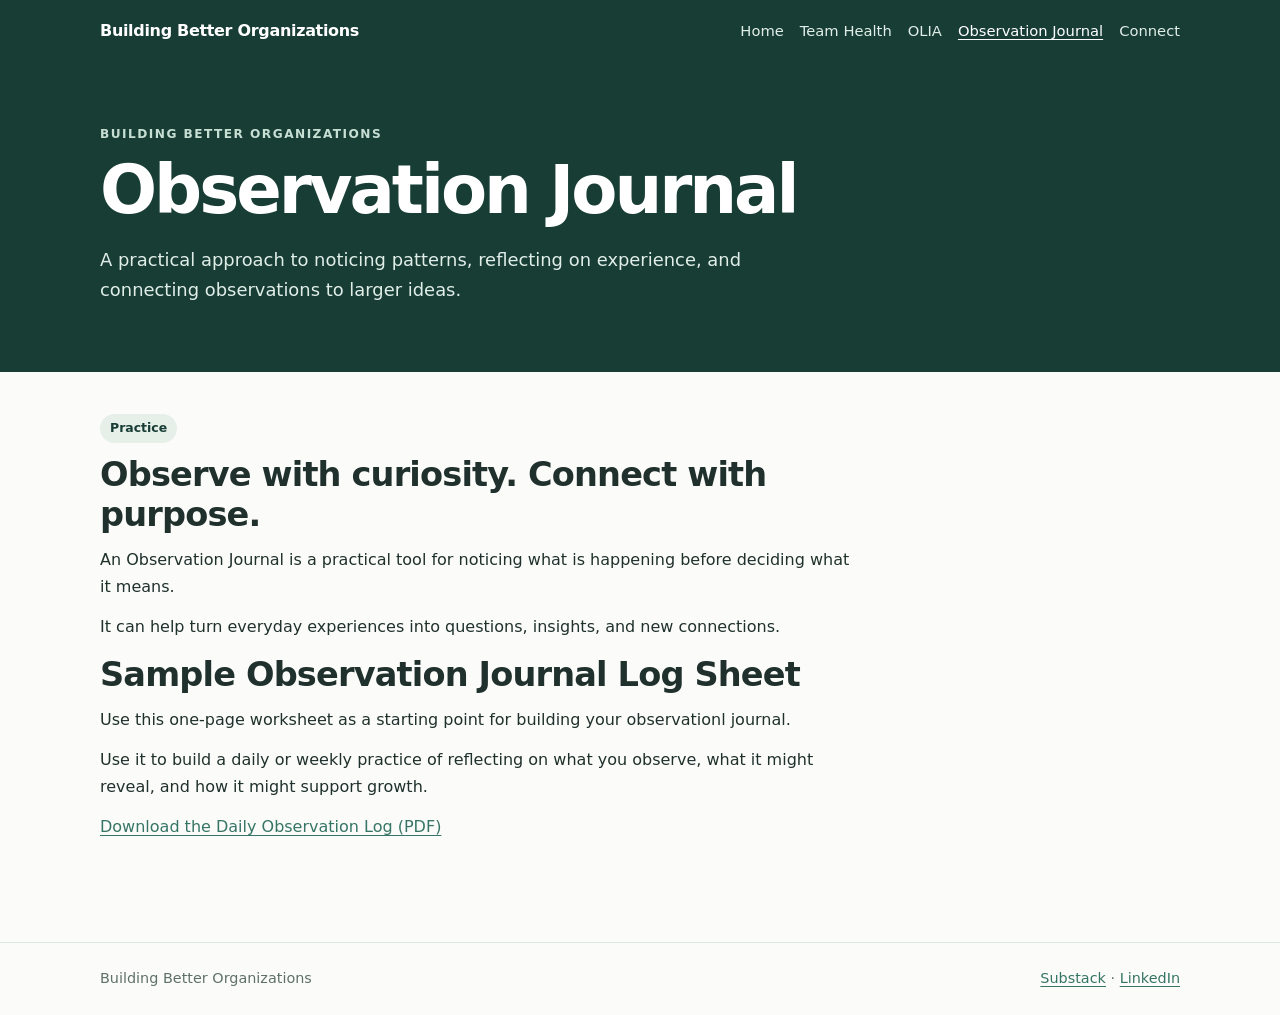
<file: pages/observation-journal.html>
<!doctype html>
<html lang="en">
<head>
  <meta charset="utf-8">
  <meta name="viewport" content="width=device-width, initial-scale=1">
  <meta name="description" content="A practical approach to noticing patterns, reflecting on experience, and connecting observations to larger ideas.">
  <title>Observation Journal | Building Better Organizations</title>
  <link rel="stylesheet" href="../assets/style.css">
</head>
<body>
<header>
  <div class="wrap">
    <div class="topbar">
      <a class="brand" href="../index.html">Building Better Organizations</a>
      <nav aria-label="Main navigation">
        <a href="../index.html">Home</a>
<a href="../pages/team-health-assessment.html">Team Health</a>
<a href="../pages/olia.html">OLIA</a>
<a href="../pages/observation-journal.html" aria-current="page">Observation Journal</a>
<a href="../pages/connect.html">Connect</a>
      </nav>
    </div>
    <section class="hero">
      <div class="eyebrow">Building Better Organizations</div>
      <h1>Observation Journal</h1>
      <p>A practical approach to noticing patterns, reflecting on experience, and connecting observations to larger ideas.</p>
    </section>
  </div>
</header>
<main class="wrap">

<section class="section-intro">
  <span class="pill">Practice</span>
  <h2>Observe with curiosity. Connect with purpose.</h2>
  <p>An Observation Journal is a practical tool for noticing what is happening before deciding what it means.</p>
    </p>It can help turn everyday experiences into questions, insights, and new connections.</p>
<h2>Sample Observation Journal Log Sheet</h2>
<p>Use this one-page worksheet as a starting point for building your observationl journal.</p> 
</p>Use it to build a daily or weekly practice of reflecting on what you observe, what it might reveal, and how it might support growth.</p>
<p>
  <a href="../observation-log-daily.pdf" download>
    Download the Daily Observation Log (PDF)
  </a>
</p>
</main>
<footer>
  <div class="wrap foot-inner">
    <span>Building Better Organizations</span>
    <span><a href="https://substack.com/@buildingbetterorganizations">Substack</a> · <a href="https://www.linkedin.com/in/chris-clause-phd-4a120318">LinkedIn</a></span>
  </div>
</footer>
</body>
</html>
</file>
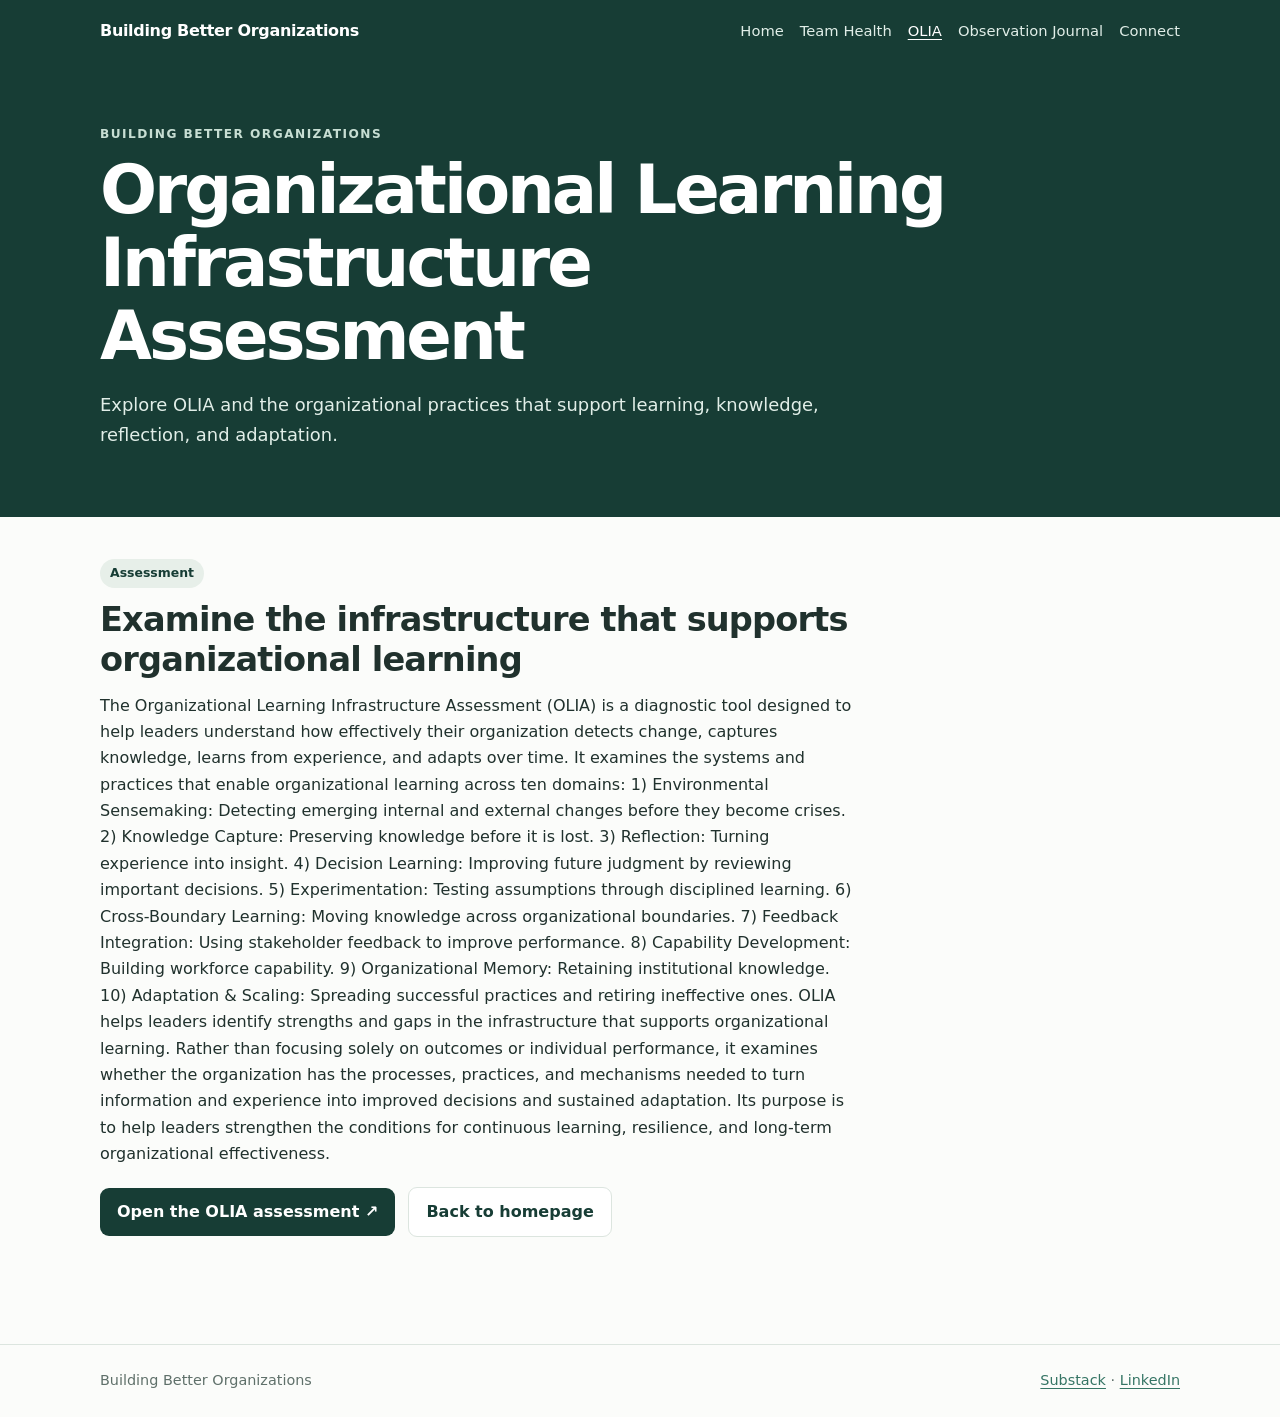
<file: pages/olia.html>
<!doctype html>
<html lang="en">
<head>
  <meta charset="utf-8">
  <meta name="viewport" content="width=device-width, initial-scale=1">
  <meta name="description" content="Explore OLIA and the organizational practices that support learning, knowledge, reflection, and adaptation.">
  <title>Organizational Learning Infrastructure Assessment | Building Better Organizations</title>
  <link rel="stylesheet" href="../assets/style.css">
</head>
<body>
<header>
  <div class="wrap">
    <div class="topbar">
      <a class="brand" href="../index.html">Building Better Organizations</a>
      <nav aria-label="Main navigation">
        <a href="../index.html">Home</a>
<a href="../pages/team-health-assessment.html">Team Health</a>
<a href="../pages/olia.html" aria-current="page">OLIA</a>
<a href="../pages/observation-journal.html">Observation Journal</a>
<a href="../pages/connect.html">Connect</a>
      </nav>
    </div>
    <section class="hero">
      <div class="eyebrow">Building Better Organizations</div>
      <h1>Organizational Learning Infrastructure Assessment</h1>
      <p>Explore OLIA and the organizational practices that support learning, knowledge, reflection, and adaptation.</p>
    </section>
  </div>
</header>
<main class="wrap">

<section class="section-intro">
  <span class="pill">Assessment</span>
  <h2>Examine the infrastructure that supports organizational learning</h2>
  <p>The Organizational Learning Infrastructure Assessment (OLIA) is a diagnostic tool designed to help leaders understand how effectively their organization detects change, captures knowledge, learns from experience, and adapts over time. It examines the systems and practices that enable organizational learning across ten domains:

1) Environmental Sensemaking: Detecting emerging internal and external changes before they become crises.
2) Knowledge Capture: Preserving knowledge before it is lost.
3) Reflection: Turning experience into insight.
4) Decision Learning: Improving future judgment by reviewing important decisions.
5) Experimentation: Testing assumptions through disciplined learning.
6) Cross-Boundary Learning: Moving knowledge across organizational boundaries.
7) Feedback Integration: Using stakeholder feedback to improve performance.
8) Capability Development: Building workforce capability.
9) Organizational Memory: Retaining institutional knowledge.
10) Adaptation & Scaling: Spreading successful practices and retiring ineffective ones.

OLIA helps leaders identify strengths and gaps in the infrastructure that supports organizational learning. Rather than focusing solely on outcomes or individual performance, it examines whether the organization has the processes, practices, and mechanisms needed to turn information and experience into improved decisions and sustained adaptation. Its purpose is to help leaders strengthen the conditions for continuous learning, resilience, and long-term organizational effectiveness.</p>
  <a class="btn" href="https://cclause33.github.io/organizational-learning-infrastructure/" target="_blank" rel="noopener noreferrer">Open the OLIA assessment ↗</a>
  <a class="btn secondary" href="../index.html">Back to homepage</a>
</section>
</main>
<footer>
  <div class="wrap foot-inner">
    <span>Building Better Organizations</span>
    <span><a href="https://substack.com/@buildingbetterorganizations">Substack</a> · <a href="https://www.linkedin.com/in/chris-clause-phd-4a120318">LinkedIn</a></span>
  </div>
</footer>
</body>
</html>
</file>
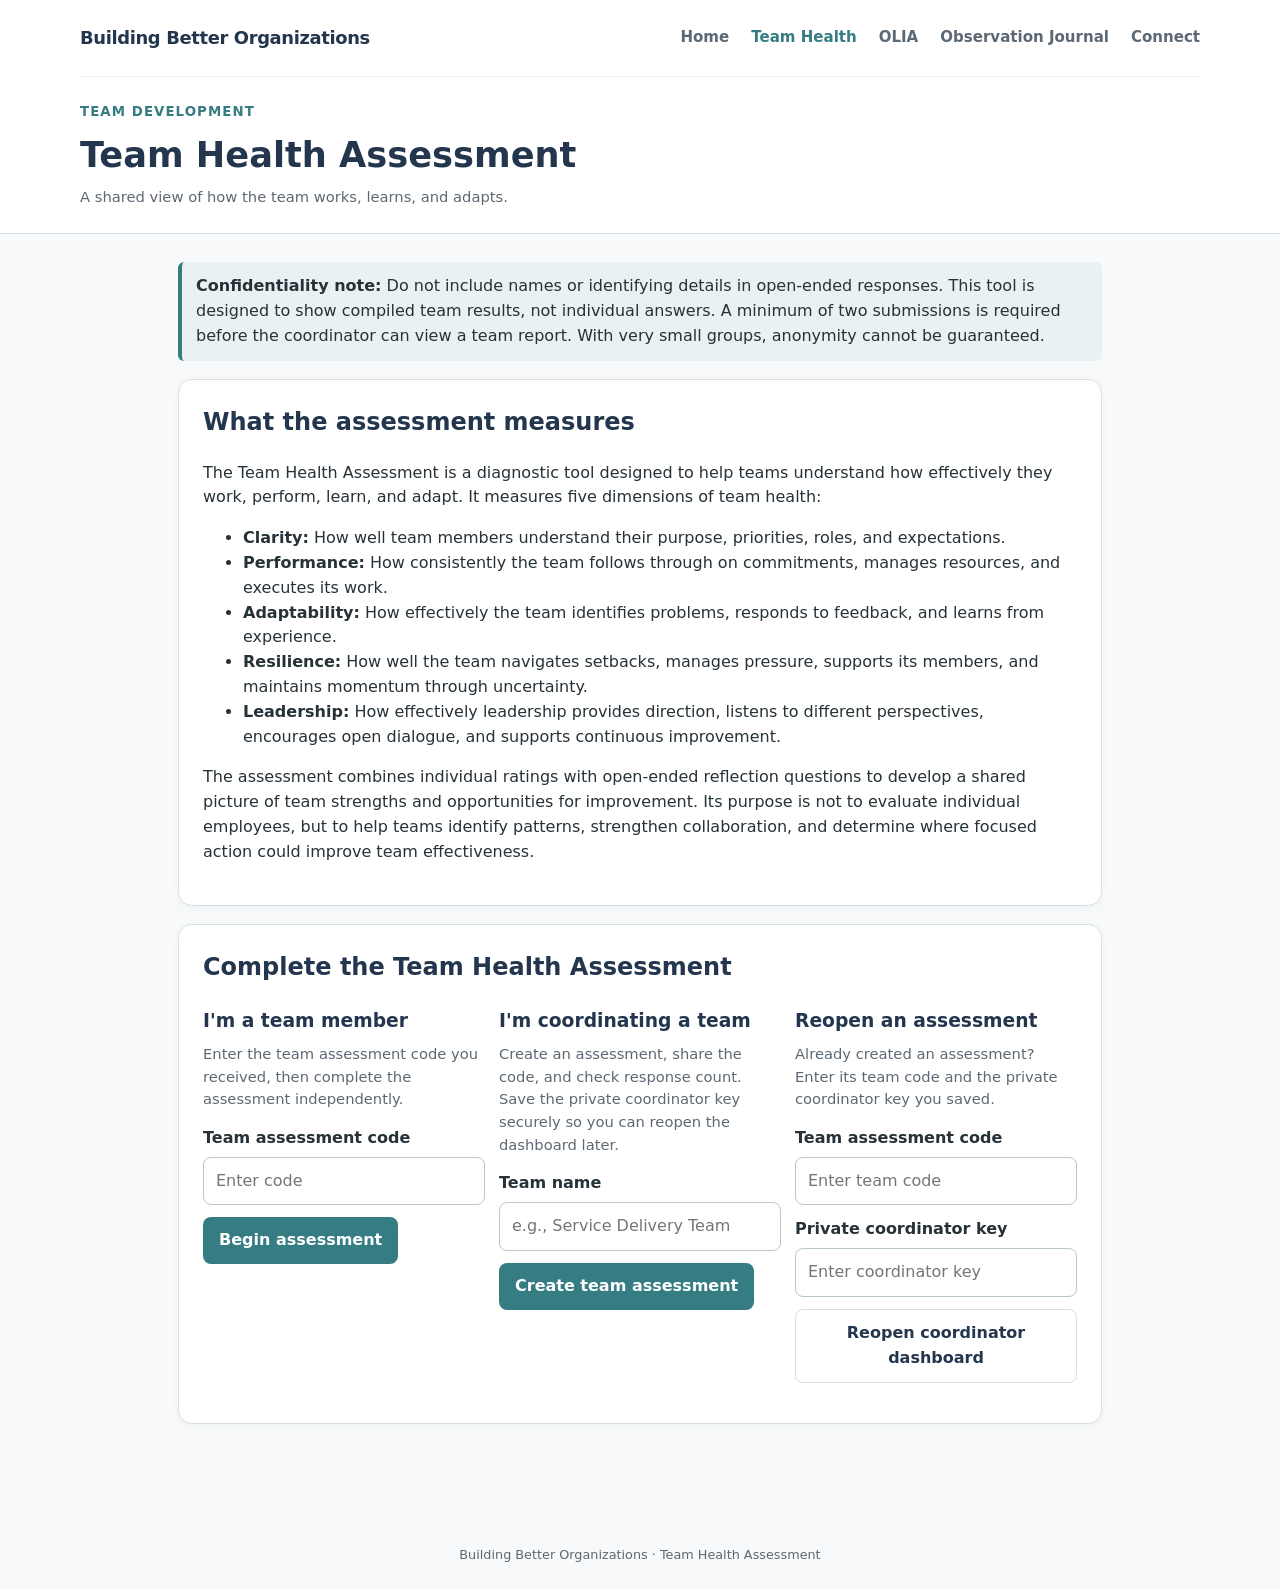
<file: pages/team-health-assessment.html>
<!doctype html>
<html lang="en">
<head>
<meta charset="utf-8"><meta name="viewport" content="width=device-width, initial-scale=1">
<title>Team Health Assessment | Building Better Organizations</title>
<style>
:root{--navy:#23364d;--teal:#367d83;--pale:#eaf1f2;--line:#d7e0e4;--ink:#263238;--muted:#5c6873;--bg:#f7f9fa}
*{box-sizing:border-box}body{margin:0;background:var(--bg);color:var(--ink);font:16px/1.55 system-ui,-apple-system,Segoe UI,sans-serif}
header{background:white;border-bottom:1px solid var(--line);padding:0 max(20px,calc((100vw - 1120px)/2))}
.site-nav{min-height:76px;display:flex;align-items:center;justify-content:space-between;gap:24px}
.site-brand{font-weight:800;color:var(--navy);font-size:1.12rem;text-decoration:none;letter-spacing:-.02em;white-space:nowrap}
.site-links{display:flex;align-items:center;justify-content:flex-end;gap:22px;flex-wrap:wrap}
.site-links a{color:var(--muted);text-decoration:none;font-weight:600;font-size:.94rem}
.site-links a:hover,.site-links a[aria-current="page"]{color:var(--teal)}
.page-heading{padding:22px 0 24px;border-top:1px solid #edf0f2}
.page-heading small{color:var(--teal);font-weight:700;letter-spacing:.08em;text-transform:uppercase}
.page-heading h1{margin:4px 0;color:var(--navy);font-size:clamp(1.5rem,3vw,2.2rem)}
@media(max-width:720px){.site-nav{align-items:flex-start;flex-direction:column;padding:16px 0;gap:12px}.site-links{justify-content:flex-start;gap:12px 18px}.page-heading{padding:18px 0}}main{max-width:960px;margin:28px auto;padding:0 18px 50px}.card{background:white;border:1px solid var(--line);border-radius:14px;padding:24px;margin:18px 0;box-shadow:0 2px 8px #23364d0a}h2{color:var(--navy);margin-top:0}h3{margin:0 0 8px;color:var(--navy)}p{margin:.5em 0 1em}.muted{color:var(--muted);font-size:.92rem}.grid{display:grid;grid-template-columns:repeat(auto-fit,minmax(230px,1fr));gap:14px}label{display:block;font-weight:650;margin:12px 0 6px}input,textarea,select{width:100%;font:inherit;padding:11px 12px;border:1px solid #b9c7ce;border-radius:8px;background:white}textarea{min-height:75px;resize:vertical}.btn{border:0;border-radius:8px;padding:11px 16px;font:inherit;font-weight:700;cursor:pointer;background:var(--teal);color:white}.btn.secondary{background:white;color:var(--navy);border:1px solid var(--line)}.btn:disabled{opacity:.5;cursor:not-allowed}.hidden{display:none!important}.notice{background:var(--pale);border-left:4px solid var(--teal);padding:12px 14px;border-radius:6px}.error{color:#a12727;font-weight:650}.success{color:#236347;font-weight:650}.domain{border-top:1px solid var(--line);padding:18px 0}.question{padding:13px 0;border-bottom:1px solid #edf0f2}.question:last-child{border-bottom:0}.scale{display:grid;grid-template-columns:repeat(5,minmax(0,1fr));gap:7px;margin-top:10px}.scale label{font-size:.82rem;font-weight:500;text-align:center;background:#f7f9fa;border:1px solid var(--line);padding:9px 4px;border-radius:8px;margin:0;cursor:pointer}.scale input{width:auto;display:block;margin:0 auto 5px}.bar{height:10px;background:#e6ecef;border-radius:99px;overflow:hidden}.bar span{display:block;height:100%;background:var(--teal)}.score-row{display:grid;grid-template-columns:140px 1fr 45px;align-items:center;gap:12px;margin:12px 0}.score-row strong{font-size:.92rem}.small{font-size:.85rem}footer{text-align:center;color:var(--muted);font-size:.8rem;padding:25px}
@media(max-width:600px){.card{padding:17px}.scale{gap:3px}.scale label{font-size:.72rem;padding:7px 2px}.score-row{grid-template-columns:110px 1fr 35px;gap:7px}}
</style>
</head>
<body>
<header>
  <nav class="site-nav" aria-label="Main navigation">
    <a class="site-brand" href="../index.html">Building Better Organizations</a>
    <div class="site-links">
      <a href="../index.html">Home</a>
      <a href="team-health-assessment.html" aria-current="page">Team Health</a>
      <a href="olia.html">OLIA</a>
      <a href="observation-journal.html">Observation Journal</a>
      <a href="../index.html#connect">Connect</a>
    </div>
  </nav>
  <div class="page-heading">
    <small>Team Development</small>
    <h1>Team Health Assessment</h1>
    <div class="muted">A shared view of how the team works, learns, and adapts.</div>
  </div>
</header>
<main>
<div class="notice"><b>Confidentiality note:</b> Do not include names or identifying details in open-ended responses. This tool is designed to show compiled team results, not individual answers. A minimum of two submissions is required before the coordinator can view a team report. With very small groups, anonymity cannot be guaranteed.</div>
<section class="card">
<h2>What the assessment measures</h2>
<p>The Team Health Assessment is a diagnostic tool designed to help teams understand how effectively they work, perform, learn, and adapt. It measures five dimensions of team health:</p>
<ul>
<li><b>Clarity:</b> How well team members understand their purpose, priorities, roles, and expectations.</li>
<li><b>Performance:</b> How consistently the team follows through on commitments, manages resources, and executes its work.</li>
<li><b>Adaptability:</b> How effectively the team identifies problems, responds to feedback, and learns from experience.</li>
<li><b>Resilience:</b> How well the team navigates setbacks, manages pressure, supports its members, and maintains momentum through uncertainty.</li>
<li><b>Leadership:</b> How effectively leadership provides direction, listens to different perspectives, encourages open dialogue, and supports continuous improvement.</li>
</ul>
<p>The assessment combines individual ratings with open-ended reflection questions to develop a shared picture of team strengths and opportunities for improvement. Its purpose is not to evaluate individual employees, but to help teams identify patterns, strengthen collaboration, and determine where focused action could improve team effectiveness.</p>
</section>
<section id="home" class="card">
 
<h2>Complete the Team Health Assessment</h2><div class="grid">
<div><h3>I'm a team member</h3><p class="muted">Enter the team assessment code you received, then complete the assessment independently.</p><label for="participantCode">Team assessment code</label><input id="participantCode" autocomplete="off" placeholder="Enter code"><button class="btn" id="joinBtn" style="margin-top:12px">Begin assessment</button></div>
<div><h3>I'm coordinating a team</h3><p class="muted">Create an assessment, share the code, and check response count. Save the private coordinator key securely so you can reopen the dashboard later.</p><label for="teamName">Team name</label><input id="teamName" placeholder="e.g., Service Delivery Team"><button class="btn" id="createBtn" style="margin-top:12px">Create team assessment</button></div>
<div><h3>Reopen an assessment</h3><p class="muted">Already created an assessment? Enter its team code and the private coordinator key you saved.</p><label for="recoverCode">Team assessment code</label><input id="recoverCode" autocomplete="off" placeholder="Enter team code"><label for="recoverKey">Private coordinator key</label><input id="recoverKey" autocomplete="off" type="password" placeholder="Enter coordinator key"><button class="btn secondary" id="recoverBtn" style="margin-top:12px">Reopen coordinator dashboard</button></div>
</div><p id="homeMessage" role="status"></p></section>
<section id="participant" class="card hidden"><button class="btn secondary" id="backBtn">← Back</button><h2>Team Health Assessment</h2><p class="muted">Rate each statement from 1 (Strongly disagree) to 5 (Strongly agree). Answer based on your experience. All 25 ratings are required.</p><div id="questions"></div><div class="domain"><h3>Reflection questions</h3><label for="open1">What most helps your team perform at its best?</label><textarea id="open1" maxlength="1500"></textarea><label for="open2">What most gets in the way of your team's effectiveness?</label><textarea id="open2" maxlength="1500"></textarea><label for="open3">What is one thing leadership could improve?</label><textarea id="open3" maxlength="1500"></textarea></div><button class="btn" id="submitBtn">Submit confidential response</button><p id="submitMessage" role="status"></p></section>
<section id="thanks" class="card hidden"><h2>Thank you for contributing</h2><p>Your response has been recorded. Your individual answers will not be shown to the team coordinator. You may now close this page.</p></section>
<section id="coordinator" class="card hidden"><h2>Team coordinator</h2><p class="muted">Keep this private coordinator link secure. Anyone with this link can view compiled results and close the assessment.</p><div id="coordinatorInfo"></div><div class="grid"><button class="btn secondary" id="refreshBtn">Refresh response count</button><button class="btn" id="reportBtn">View compiled report</button><button class="btn secondary" id="closeBtn">Close assessment</button></div><p id="coordMessage" role="status"></p><div id="report" class="hidden"></div></section>
</main><footer>Building Better Organizations · Team Health Assessment</footer>
<script>
/* Configure after deploying the Supabase Edge Functions. */
const API_BASE = "https://doeqpvpndjwsanjpuldp.supabase.co/functions/v1";
const SUPABASE_PUBLISHABLE_KEY = "sb_publishable_n7GJGjKEcMmGcb3eBfxOEA_mg5j9NW-";
const MIN_RESPONSES = 2;

const domains = [
{name:"Clarity",questions:[
"I understand our team’s purpose and how it connects to the broader mission.",
"Our priorities are clear and consistently communicated.",
"I understand what success looks like in my role.",
"Our stated priorities remain stable even during change.",
"There is alignment between what we say is important and where we focus."
]},
{name:"Performance",questions:[
"Our team consistently follows through on commitments.",
"We track progress against goals in a meaningful way.",
"We have the resources needed to meet expectations.",
"Workloads are manageable and sustainable.",
"Our team operates with a clear and consistent execution rhythm."
]},
{name:"Adaptability",questions:[
"We identify problems quickly.",
"We adjust course when something isn’t working.",
"We actively seek out better ways of doing things.",
"We use feedback to improve how we work.",
"We learn from mistakes and use those lessons in future work."
]},
{name:"Resilience",questions:[
"Our team can navigate setbacks without losing sight of its purpose.",
"We support one another during periods of pressure or uncertainty.",
"We recover and regain momentum after difficult periods.",
"We can discuss challenges openly and constructively.",
"We adapt our approach when circumstances change."
]},
{name:"Leadership",questions:[
"Leadership communicates a clear direction for the team.",
"Leadership listens to and considers different perspectives.",
"People are encouraged to raise concerns or disagree respectfully.",
"Leadership provides the support and resources needed to succeed.",
"Leadership helps the team learn and improve, rather than focusing only on blame."
]}
];
let activeCode="", activeQuestions=[], currentMode="";
const $=id=>document.getElementById(id);
function show(id){["home","participant","thanks","coordinator"].forEach(x=>$(x).classList.toggle("hidden",x!==id))}
function msg(id,text,cls=""){ $(id).className=cls; $(id).textContent=text;}
async function api(fn,payload={}) {
 if(!API_BASE) throw new Error("The backend has not been configured yet.");
 if(!SUPABASE_PUBLISHABLE_KEY || SUPABASE_PUBLISHABLE_KEY.includes("PASTE_")) throw new Error("The public Supabase key has not been configured yet.");
 const r=await fetch(API_BASE+"/"+fn,{
   method:"POST",
   headers:{
     "Content-Type":"application/json",
     "apikey":SUPABASE_PUBLISHABLE_KEY
   },
   body:JSON.stringify(payload)
 });
 const data=await r.json().catch(()=>({error:"Unexpected server response"}));
 if(!r.ok) throw new Error(data.error||"Request failed. Please try again.");
 return data;
}
function renderQuestions(){
 const root=$("questions"); root.innerHTML="";
 domains.forEach((d,di)=>{const section=document.createElement("div");section.className="domain";section.innerHTML=`<h3>${d.name}</h3><p class="muted small">Rate each statement based on your experience.</p>`;
 d.questions.forEach((q,qi)=>{const n=di*5+qi;const row=document.createElement("div");row.className="question";row.innerHTML=`<div><b>${n+1}.</b> ${q}</div><div class="scale">${[1,2,3,4,5].map(v=>`<label><input type="radio" name="q${n}" value="${v}">${v}<br>${["Strongly disagree","Disagree","Neither","Agree","Strongly agree"][v-1]}</label>`).join("")}</div>`;section.appendChild(row)});root.appendChild(section)});
}
function validateAnswers(){const answers=[];for(let i=0;i<25;i++){const el=document.querySelector(`input[name="q${i}"]:checked`);if(!el){document.querySelector(`input[name="q${i}"]`).closest(".question").scrollIntoView({behavior:"smooth",block:"center"});throw new Error(`Please answer statement ${i+1}.`)}answers.push(Number(el.value))}return answers}
function localToken(){let t=sessionStorage.getItem("tha_submission_token");if(!t){t=crypto.randomUUID();sessionStorage.setItem("tha_submission_token",t)}return t}
$("joinBtn").onclick=async()=>{try{const code=$("participantCode").value.trim().toUpperCase();if(!code)throw new Error("Enter the team assessment code.");const d=await api("team-status",{code,participant:true});if(d.status!=="open")throw new Error("This assessment is closed.");activeCode=code;renderQuestions();show("participant");}catch(e){msg("homeMessage",e.message,"error")}};
$("backBtn").onclick=()=>show("home");
$("submitBtn").onclick=async()=>{try{$("submitBtn").disabled=true;const answers=validateAnswers();const payload={code:activeCode,submission_token:localToken(),answers,reflections:[$("open1").value.trim(),$("open2").value.trim(),$("open3").value.trim()]};await api("submit-response",payload);show("thanks")}catch(e){msg("submitMessage",e.message,"error")}finally{$("submitBtn").disabled=false}};
function showCoordinatorDashboard(d, code, key, showKey=false){
 sessionStorage.setItem("tha_coord_code",code);
 sessionStorage.setItem("tha_coord_key",key);
 $("coordinatorInfo").innerHTML=`<p><b>Team:</b> ${escapeHtml(d.team_name||"Team")}</p><p><b>Assessment code to share:</b> <code>${escapeHtml(code)}</code></p><p><b>Responses received:</b> <span id="count">${Number(d.response_count)||0}</span></p><p><b>Status:</b> <span id="status">${escapeHtml(d.status||"open")}</span></p><p><a href="${location.origin}${location.pathname}?code=${encodeURIComponent(code)}">Participant link</a></p>${showKey?`<p><b>Private coordinator key:</b> <code>${escapeHtml(key)}</code></p><p class="muted">Save this key in a password manager or another secure place. It will not be shown again.</p>`:"<p class=\"muted\">Coordinator access verified. Keep your private coordinator key secure.</p>"}`;
 show("coordinator");
 msg("coordMessage",`Minimum ${MIN_RESPONSES} responses required. ${(Number(d.response_count)||0)<MIN_RESPONSES?"Report is not yet available.":"Report is available."}`,(Number(d.response_count)||0)>=MIN_RESPONSES?"success":"");
}
$("createBtn").onclick=async()=>{try{const name=$("teamName").value.trim();if(!name)throw new Error("Enter a team name.");const d=await api("create-team",{team_name:name});showCoordinatorDashboard(d,d.code,d.coordinator_key,true);}catch(e){msg("homeMessage",e.message,"error")}};
$("recoverBtn").onclick=async()=>{try{const code=$("recoverCode").value.trim().toUpperCase(),key=$("recoverKey").value.trim();if(!code||!key)throw new Error("Enter both the team code and private coordinator key.");const d=await api("team-status",{code,coordinator_key:key});showCoordinatorDashboard(d,code,key,false);}catch(e){msg("homeMessage",e.message,"error")}};
function escapeHtml(s){return String(s).replace(/[&<>"']/g,c=>({"&":"&amp;","<":"&lt;",">":"&gt;",'"':"&quot;","'":"&#39;"}[c]))}
async function refresh(){const code=sessionStorage.getItem("tha_coord_code"),key=sessionStorage.getItem("tha_coord_key");if(!code||!key)throw new Error("Coordinator access is not available. Return home and reopen the assessment using its code and private coordinator key.");const d=await api("team-status",{code,coordinator_key:key});$("count").textContent=d.response_count;$("status").textContent=d.status;msg("coordMessage",`Minimum ${MIN_RESPONSES} responses required. ${d.response_count<MIN_RESPONSES?"Report is not yet available.":"Report is available."}`,d.response_count>=MIN_RESPONSES?"success":"");}
$("refreshBtn").onclick=async()=>{try{await refresh()}catch(e){msg("coordMessage",e.message,"error")}};
$("closeBtn").onclick=async()=>{try{const code=sessionStorage.getItem("tha_coord_code"),key=sessionStorage.getItem("tha_coord_key");const d=await api("team-status",{code,coordinator_key:key,close:true});$("status").textContent=d.status;msg("coordMessage","Assessment closed. New submissions are disabled.","success");}catch(e){msg("coordMessage",e.message,"error")}};
$("reportBtn").onclick=async()=>{try{const code=sessionStorage.getItem("tha_coord_code"),key=sessionStorage.getItem("tha_coord_key");const d=await api("team-report",{code,coordinator_key:key});renderReport(d);$("report").classList.remove("hidden");}catch(e){msg("coordMessage",e.message,"error")}};
function renderReport(d){let html=`<h2>Compiled Team Health Report</h2><p><b>${escapeHtml(d.team_name)}</b> · ${d.response_count} responses · ${escapeHtml(d.status)}</p><p class="muted">Compiled team-level results only. Individual responses are not available in this report.</p>`;d.domains.forEach(x=>{html+=`<div class="score-row"><strong>${escapeHtml(x.name)}</strong><div class="bar"><span style="width:${x.score/5*100}%"></span></div><b>${x.score.toFixed(2)}/5</b></div>`});html+=`<h3>Diagnostic drivers</h3>`;d.drivers.forEach(x=>{html+=`<div class="score-row"><strong>${escapeHtml(x.name)}</strong><div class="bar"><span style="width:${x.score/5*100}%"></span></div><b>${x.score.toFixed(2)}/5</b></div>`});html+=`<p class="muted">Open-ended comments are intentionally excluded from this first version to reduce the risk of identifying respondents in small teams.</p><button class="btn" onclick="window.print()">Print / Save as PDF</button>`;$("report").innerHTML=html;}
const params=new URLSearchParams(location.search);if(params.get("code")){$("participantCode").value=params.get("code")}
</script>
</body></html>
</file>
<file: assets/style.css>
:root {
  --ink: #20312d;
  --muted: #5f706a;
  --forest: #173d35;
  --sage: #e7efe9;
  --paper: #fbfcfa;
  --line: #dce5df;
  --accent: #367565;
  --white: #ffffff;
  --shadow: 0 10px 30px rgba(23, 61, 53, .07);
}
* { box-sizing: border-box; }
html { scroll-behavior: smooth; }
body {
  margin: 0; background: var(--paper); color: var(--ink);
  font: 16px/1.65 system-ui, -apple-system, BlinkMacSystemFont, "Segoe UI", sans-serif;
}
a { color: var(--accent); text-underline-offset: 3px; }
a:hover { color: var(--forest); }
.wrap { width: min(1080px, calc(100% - 40px)); margin: 0 auto; }
header { background: var(--forest); color: var(--white); }
.topbar { display: flex; align-items: center; justify-content: space-between; gap: 24px; padding: 18px 0; }
.brand { color: white; text-decoration: none; font-weight: 750; letter-spacing: -.02em; }
nav { display: flex; flex-wrap: wrap; gap: 16px; }
nav a { color: #e1eee8; text-decoration: none; font-size: .92rem; }
nav a:hover, nav a[aria-current="page"] { color: white; text-decoration: underline; }
.hero { padding: 62px 0 68px; }
.eyebrow { text-transform: uppercase; letter-spacing: .12em; font-size: .76rem; font-weight: 750; color: #c7ded3; }
h1 { font-size: clamp(2.25rem, 6vw, 4.2rem); line-height: 1.08; letter-spacing: -.045em; margin: 10px 0 18px; max-width: 850px; }
.hero p { max-width: 720px; color: #e1eee8; font-size: 1.12rem; margin: 0; }
main { padding: 42px 0 72px; }
.section-intro { max-width: 760px; margin-bottom: 30px; }
h2 { line-height: 1.2; letter-spacing: -.025em; font-size: clamp(1.55rem, 3vw, 2.1rem); margin: 0 0 12px; }
h3 { line-height: 1.3; margin: 0 0 8px; }
p { margin: 0 0 14px; }
.muted { color: var(--muted); }
.cards { display: grid; grid-template-columns: repeat(2, minmax(0, 1fr)); gap: 18px; }
.card { display: block; background: white; border: 1px solid var(--line); border-radius: 16px; padding: 24px; color: inherit; text-decoration: none; box-shadow: var(--shadow); transition: transform .15s ease, border-color .15s ease; }
a.card:hover { transform: translateY(-2px); border-color: #9ebcaf; color: inherit; }
.card-icon { display: inline-grid; place-items: center; width: 44px; height: 44px; border-radius: 12px; background: var(--sage); color: var(--forest); font-size: 1.3rem; margin-bottom: 16px; }
.card p { color: var(--muted); margin-bottom: 14px; }
.arrow { font-weight: 700; color: var(--accent); }
.pill { display: inline-block; border-radius: 999px; padding: 4px 10px; background: var(--sage); color: var(--forest); font-size: .78rem; font-weight: 700; margin-bottom: 12px; }
.callout { margin-top: 30px; background: var(--sage); border-radius: 16px; padding: 24px; }
.link-list { list-style: none; padding: 0; margin: 22px 0; }
.link-list li { padding: 14px 0; border-bottom: 1px solid var(--line); }
.link-list li:last-child { border-bottom: 0; }
.btn { display: inline-block; background: var(--forest); color: white; padding: 11px 17px; border-radius: 9px; text-decoration: none; font-weight: 700; margin: 5px 8px 5px 0; }
.btn:hover { color: white; background: var(--accent); }
.btn.secondary { background: white; color: var(--forest); border: 1px solid var(--line); }
.small-note { font-size: .9rem; color: var(--muted); }
footer { border-top: 1px solid var(--line); padding: 24px 0; color: var(--muted); font-size: .9rem; }
footer .foot-inner { display: flex; flex-wrap: wrap; justify-content: space-between; gap: 12px; }
@media (max-width: 720px) {
  .topbar { align-items: flex-start; flex-direction: column; gap: 10px; }
  nav { gap: 12px; }
  .hero { padding: 46px 0 50px; }
  .cards { grid-template-columns: 1fr; }
  main { padding-top: 32px; }
}
</file>
